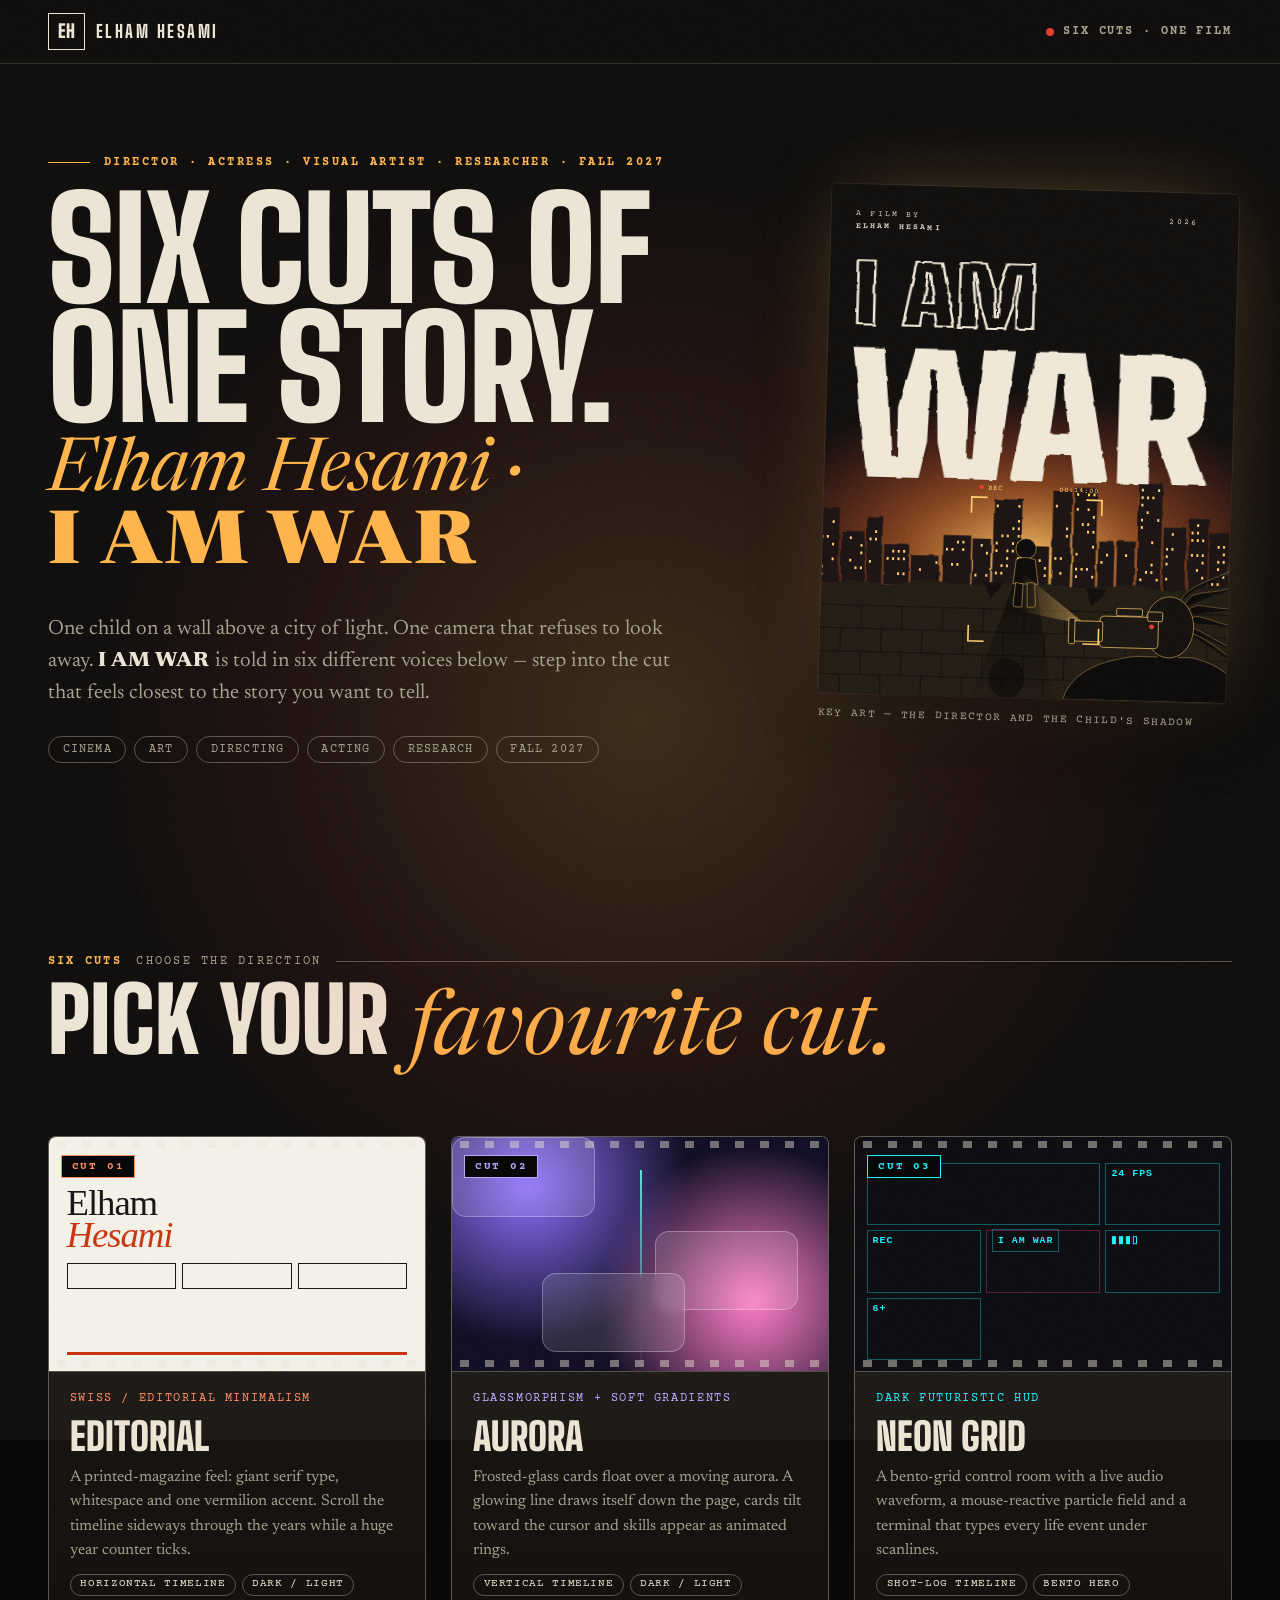
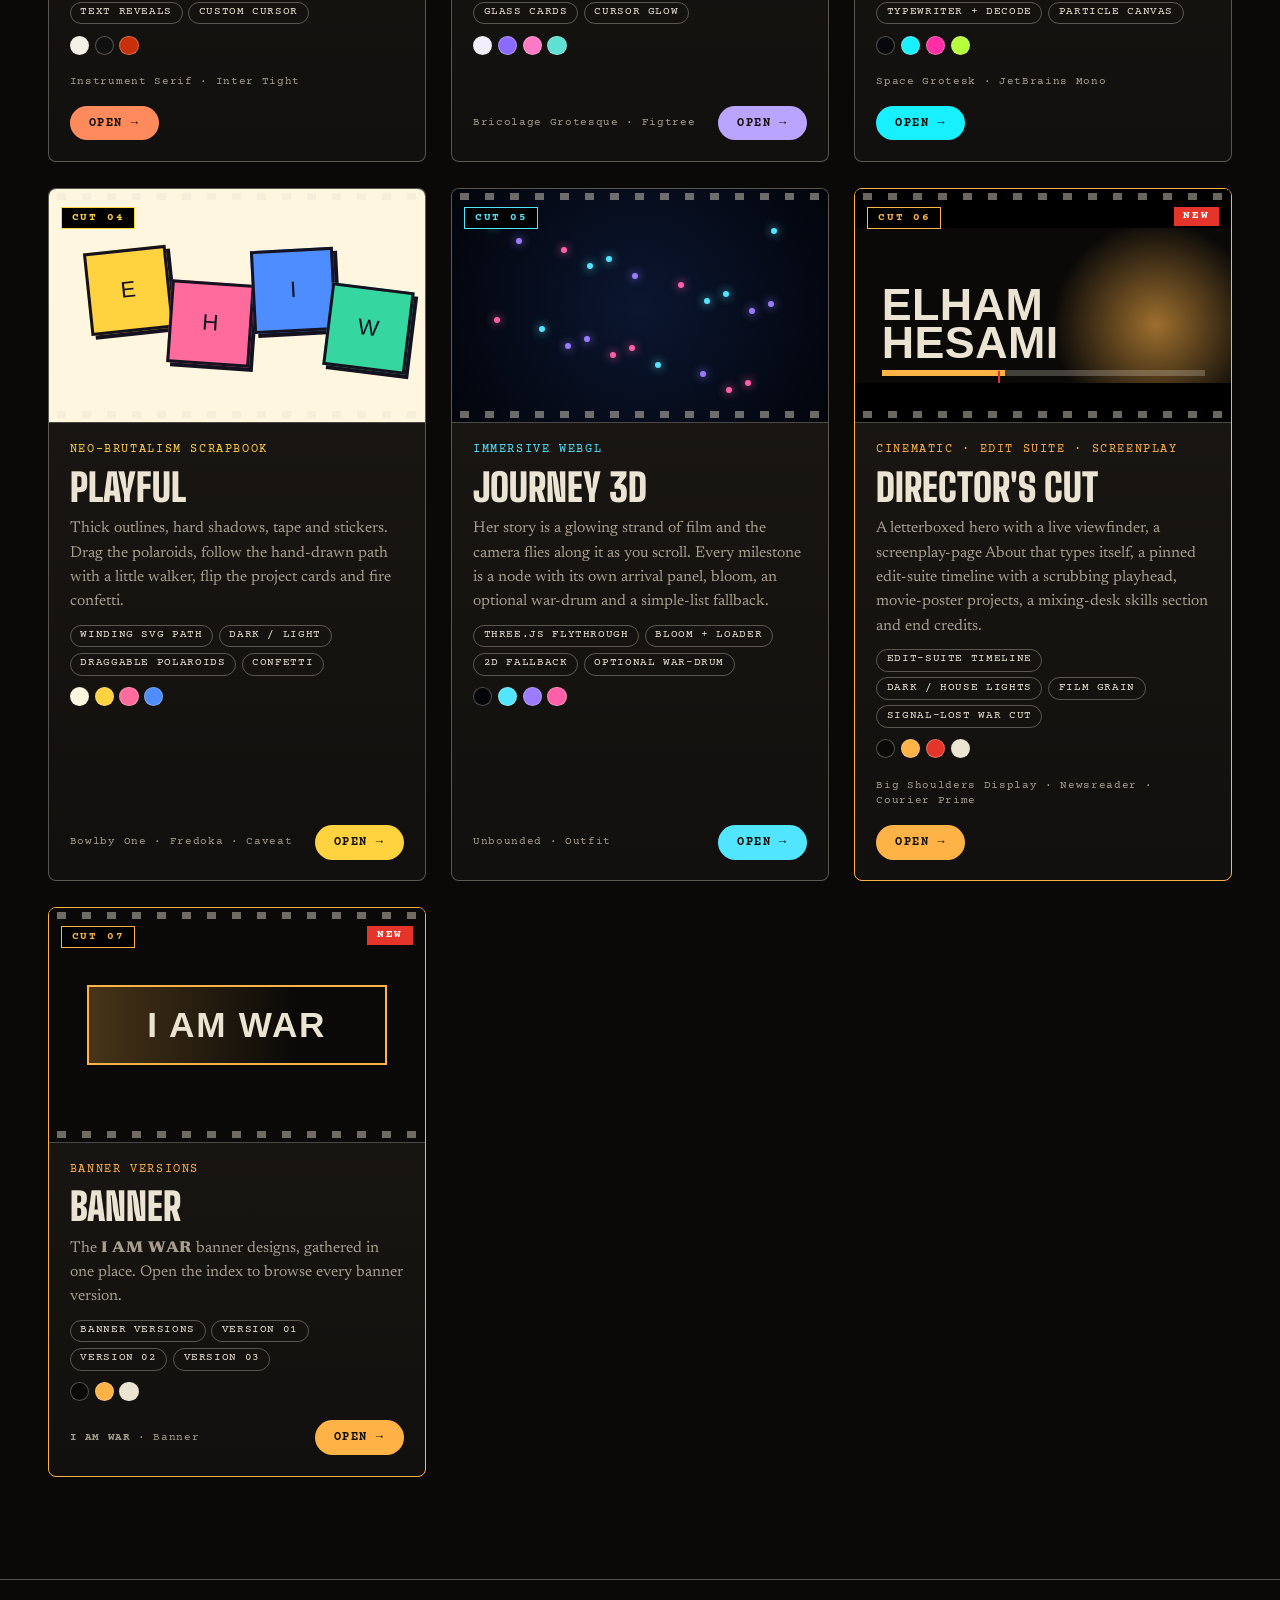
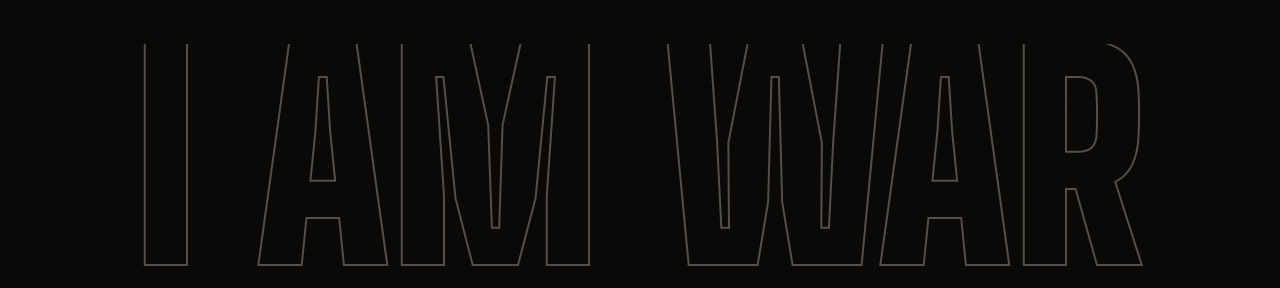
<file: index.html>
<!doctype html>
<html lang="en">
<head>
  <meta name="robots" content="noindex, nofollow, noarchive">
  <meta charset="utf-8">
  <meta name="viewport" content="width=device-width, initial-scale=1">
  <title>Portfolio cuts — Elham Hesami · I Am War</title>
  <meta name="description" content="Six cinematic portfolio templates plus banner versions for Elham Hesami — director, actress, visual artist and researcher — built around the film I Am War.">
  <meta name="theme-color" content="#0a0908">

  <link rel="preconnect" href="https://fonts.googleapis.com">
  <link rel="preconnect" href="https://fonts.gstatic.com" crossorigin>
  <link href="https://fonts.googleapis.com/css2?family=Big+Shoulders+Display:wght@300..900&family=Courier+Prime:wght@400;700&family=Newsreader:ital,opsz,wght@0,6..72,300..700;1,6..72,300..700&display=swap" rel="stylesheet">
  <link rel="stylesheet" href="shared/iamwar.css">

  <style>
    :root {
      --bg: #0a0908; --bg-2: #12100e; --bg-3: #1b1814;
      --ink: #ece4d3; --ink-2: #a79e8c;
      --line: rgba(236, 228, 211, 0.16); --line-2: rgba(236, 228, 211, 0.32);
      --accent: #ffb347; --red: #e5352b;
      --display: "Big Shoulders Display", Impact, "Arial Narrow", sans-serif;
      --body: "Newsreader", Georgia, serif;
      --mono: "Courier Prime", "Courier New", monospace;
      --gutter: clamp(1rem, 4vw, 3rem);
      --ease: cubic-bezier(0.16, 1, 0.3, 1);
    }
    *, *::before, *::after { box-sizing: border-box; }
    html { -webkit-text-size-adjust: 100%; }
    body { margin: 0; background: var(--bg); color: var(--ink); font: 400 clamp(1rem, 0.3vw + 0.93rem, 1.14rem) / 1.65 var(--body); overflow-x: clip; }
    h1, h2, p, ul { margin: 0; } ul { padding: 0; list-style: none; } a { color: inherit; text-decoration: none; }
    :focus-visible { outline: 2px solid var(--accent); outline-offset: 3px; }
    .sr-only { position: absolute; width: 1px; height: 1px; overflow: hidden; clip: rect(0 0 0 0); white-space: nowrap; }
    ::selection { background: var(--accent); color: #14100a; }

    /* film grain + progress bar */
    .grain { position: fixed; inset: -60%; z-index: 90; pointer-events: none; opacity: 0.07; background-image: url("data:image/svg+xml,%3Csvg xmlns='http://www.w3.org/2000/svg' width='240' height='240'%3E%3Cfilter id='n'%3E%3CfeTurbulence type='fractalNoise' baseFrequency='.85' numOctaves='2' stitchTiles='stitch'/%3E%3CfeColorMatrix values='0 0 0 0 1 0 0 0 0 1 0 0 0 0 1 0 0 0 .9 0'/%3E%3C/filter%3E%3Crect width='100%25' height='100%25' filter='url(%23n)'/%3E%3C/svg%3E"); animation: grain 0.9s steps(6) infinite; }
    @keyframes grain { 0% { transform: translate(0, 0); } 20% { transform: translate(-6%, 4%); } 40% { transform: translate(5%, -7%); } 60% { transform: translate(-4%, -3%); } 80% { transform: translate(7%, 5%); } 100% { transform: translate(0, 0); } }

    .bar { position: fixed; z-index: 80; top: 0; left: 0; right: 0; height: 64px; display: flex; align-items: center; justify-content: space-between; gap: 1rem; padding: 0 var(--gutter); background: color-mix(in srgb, var(--bg) 80%, transparent); -webkit-backdrop-filter: blur(12px); backdrop-filter: blur(12px); border-bottom: 1px solid var(--line); }
    .brand { display: inline-flex; align-items: center; gap: 0.7rem; }
    .brand__mark { display: grid; place-items: center; width: 2.3rem; height: 2.3rem; border: 1.5px solid currentColor; font: 900 1.15rem/1 var(--display); }
    .brand__name { font: 800 1.1rem/1 var(--display); letter-spacing: 0.14em; text-transform: uppercase; white-space: nowrap; }
    .bar__rec { display: inline-flex; align-items: center; gap: 0.55rem; font: 700 0.74rem/1 var(--mono); letter-spacing: 0.16em; text-transform: uppercase; color: var(--ink-2); }
    .bar__rec i { width: 8px; height: 8px; border-radius: 50%; background: var(--red); animation: blink 1.3s steps(2, jump-none) infinite; }
    @keyframes blink { 50% { opacity: 0.15; } }

    /* hero */
    .hero { position: relative; padding: calc(64px + clamp(2.5rem, 7vw, 6rem)) var(--gutter) clamp(3rem, 7vw, 6rem); overflow-x: clip; isolation: isolate; }
    .hero::before { content: ""; position: absolute; z-index: -1; left: 50%; top: 20%; width: min(1100px, 130vw); aspect-ratio: 1; transform: translateX(-50%); background: radial-gradient(circle, rgba(255, 179, 71, 0.18), rgba(229, 53, 43, 0.08) 45%, transparent 70%); }
    .hero__in { max-width: 1280px; margin-inline: auto; display: grid; grid-template-columns: minmax(0, 7fr) minmax(0, 4fr); gap: clamp(2rem, 5vw, 5rem); align-items: center; }
    .kicker { display: flex; align-items: center; gap: 0.9rem; margin-bottom: 1.2rem; font: 700 0.78rem/1.4 var(--mono); letter-spacing: 0.2em; text-transform: uppercase; color: var(--accent); }
    .kicker::before { content: ""; width: 2.6rem; height: 1px; background: var(--accent); flex: none; }
    h1 { font: 900 clamp(3.4rem, 11vw, 9.6rem)/0.84 var(--display); text-transform: uppercase; letter-spacing: -0.008em; }
    h1 em { display: block; font: 400 0.52em/1 var(--body); font-style: italic; text-transform: none; color: var(--accent); letter-spacing: -0.01em; margin-top: 0.12em; }
    .lede { margin-top: clamp(1.2rem, 3vw, 2rem); max-width: 40rem; color: var(--ink-2); font-size: clamp(1.05rem, 1.1vw + 0.55rem, 1.3rem); line-height: 1.55; }
    .lede b { color: var(--ink); }
    .meta { display: flex; flex-wrap: wrap; gap: 0.5rem; margin-top: 1.6rem; }
    .meta span { padding: 0.4rem 0.85rem; border: 1px solid var(--line-2); border-radius: 999px; font: 400 0.74rem/1 var(--mono); letter-spacing: 0.1em; text-transform: uppercase; color: var(--ink-2); }
    .poster { --px: 0; --py: 0; margin: 0; max-width: 460px; justify-self: center; width: 100%; min-width: 0; transform: rotate(1.6deg); transition: transform 0.6s var(--ease); }
    .poster:hover { transform: rotate(0deg) scale(1.02); }
    .poster .iaw-art { box-shadow: 0 40px 80px -30px rgba(0, 0, 0, 0.9), 0 0 0 1px rgba(255, 255, 255, 0.07), 0 0 90px -30px rgba(255, 179, 71, 0.5); border-radius: 4px; }
    .poster figcaption { margin-top: 0.8rem; font: 400 0.7rem/1.4 var(--mono); letter-spacing: 0.12em; text-transform: uppercase; color: var(--ink-2); }

    /* cuts */
    .cuts { padding: clamp(4rem, 8vw, 7rem) var(--gutter); }
    .cuts__in { max-width: 1280px; margin-inline: auto; }
    .sh { display: grid; gap: 0.8rem; margin-bottom: clamp(2rem, 5vw, 3.6rem); }
    .sh__label { display: flex; align-items: center; gap: 0.9rem; font: 400 0.78rem/1 var(--mono); letter-spacing: 0.18em; text-transform: uppercase; color: var(--ink-2); }
    .sh__label b { color: var(--accent); } .sh__label::after { content: ""; flex: 1; height: 1px; background: var(--line-2); }
    h2 { font: 900 clamp(2.6rem, 7vw, 6rem)/0.9 var(--display); text-transform: uppercase; }
    h2 em { font: 400 1em/1 var(--body); font-style: italic; text-transform: none; color: var(--accent); }
    .grid { display: grid; grid-template-columns: repeat(3, minmax(0, 1fr)); gap: clamp(1rem, 2vw, 1.6rem); }
    .card { position: relative; display: flex; flex-direction: column; background: linear-gradient(180deg, var(--bg-3), var(--bg-2)); border: 1px solid var(--line-2); border-radius: 8px; overflow: hidden; min-width: 0; transition: transform 0.5s var(--ease), border-color 0.3s, box-shadow 0.5s; }
    .card:hover, .card:focus-within { transform: translateY(-6px); border-color: var(--c); box-shadow: 0 30px 60px -30px var(--c); }
    .card--new { border-color: var(--accent); }
    .card__pv { position: relative; aspect-ratio: 16 / 10; overflow: hidden; border-bottom: 1px solid var(--line-2); background: #000; }
    .card__pv::before, .card__pv::after { content: ""; position: absolute; left: 0; right: 0; height: 7px; z-index: 3; background: repeating-linear-gradient(90deg, transparent 0 8px, rgba(236, 228, 211, 0.45) 8px 17px, transparent 17px 25px); }
    .card__pv::before { top: 4px; } .card__pv::after { bottom: 4px; }
    .card__num { position: absolute; z-index: 4; left: 12px; top: 18px; padding: 0.15rem 0.6rem; background: #000; color: var(--c); border: 1px solid var(--c); font: 700 0.7rem/1.4 var(--mono); letter-spacing: 0.16em; text-transform: uppercase; }
    .card__new { position: absolute; z-index: 4; right: 12px; top: 18px; padding: 0.15rem 0.6rem; background: var(--red); color: #fff; font: 700 0.66rem/1.4 var(--mono); letter-spacing: 0.16em; text-transform: uppercase; }
    .card__body { padding: 1.2rem 1.3rem 1.3rem; display: flex; flex-direction: column; gap: 0.7rem; flex: 1; }
    .card__tag { font: 400 0.72rem/1.4 var(--mono); letter-spacing: 0.14em; text-transform: uppercase; color: var(--c); }
    .card h3 { margin: 0; font: 900 clamp(2rem, 3vw, 2.7rem)/0.92 var(--display); text-transform: uppercase; }
    .card__desc { color: var(--ink-2); font-size: 0.98rem; line-height: 1.55; }
    .chips { display: flex; flex-wrap: wrap; gap: 0.35rem; }
    .chips li { padding: 0.15rem 0.6rem; border: 1px solid var(--line-2); border-radius: 999px; font: 400 0.66rem/1.5 var(--mono); letter-spacing: 0.06em; text-transform: uppercase; }
    .sw { display: flex; gap: 0.35rem; }
    .sw i { display: block; width: 1.2rem; height: 1.2rem; border-radius: 50%; border: 1px solid var(--line-2); }
    .card__foot { margin-top: auto; padding-top: 0.5rem; display: flex; align-items: center; justify-content: space-between; gap: 1rem; flex-wrap: wrap; }
    .fonts { font: 400 0.7rem/1.4 var(--mono); letter-spacing: 0.06em; color: var(--ink-2); }
    .open { position: relative; z-index: 2; display: inline-flex; align-items: center; gap: 0.5rem; padding: 0.7rem 1.2rem; border-radius: 999px; background: var(--c); color: #14100a; font: 700 0.76rem/1 var(--mono); letter-spacing: 0.12em; text-transform: uppercase; transition: transform 0.3s var(--ease); }
    .open:hover { transform: translateX(3px); }
    .cover { position: absolute; inset: 0; z-index: 1; }

    /* mini previews */
    .pv { position: absolute; inset: 0; overflow: hidden; }
    .pv--1 { background: #f3f0e8; color: #101010; padding: 3.1rem 1.1rem 1rem; }
    .pv--1 .t { font: 400 clamp(1.5rem, 3.4vw, 2.3rem)/0.88 "Times New Roman", serif; letter-spacing: -0.03em; } .pv--1 .t i { color: #c8300a; }
    .pv--1 .row { display: flex; gap: 6px; margin-top: 0.7rem; } .pv--1 .row span { flex: 1; height: 26px; border: 1px solid #101010; } .pv--1 .bar2 { position: absolute; left: 1.1rem; right: 1.1rem; bottom: 1rem; height: 3px; background: #c8300a; }
    .pv--2 { background: radial-gradient(circle at 20% 20%, #8b6bff, transparent 45%), radial-gradient(circle at 80% 70%, #ff7ac6, transparent 45%), #0b0920; }
    .pv--2 .g { position: absolute; width: 38%; height: 34%; border-radius: 14px; background: rgba(255, 255, 255, 0.12); border: 1px solid rgba(255, 255, 255, 0.28); -webkit-backdrop-filter: blur(6px); backdrop-filter: blur(6px); }
    .pv--2 .g:nth-child(1) { left: 8%; top: 22%; } .pv--2 .g:nth-child(2) { right: 8%; top: 40%; } .pv--2 .g:nth-child(3) { left: 24%; bottom: 8%; }
    .pv--2 .line { position: absolute; left: 50%; top: 14%; bottom: 0; width: 2px; background: linear-gradient(#5ee0d2, transparent); }
    .pv--3 { background: #06080c; display: grid; grid-template-columns: repeat(3, 1fr); grid-auto-rows: 1fr; gap: 5px; padding: 1.6rem 0.7rem 0.7rem; }
    .pv--3 b { border: 1px solid #19f0ff55; color: #19f0ff; font: 700 0.62rem/1 "Courier New", monospace; padding: 5px; letter-spacing: 0.1em; } .pv--3 b:nth-child(1) { grid-column: span 2; } .pv--3 b:nth-child(4) { color: #ff2ea6; border-color: #ff2ea655; }
    .pv--4 { background: #fff6e0; } .pv--4 i { position: absolute; width: 22%; aspect-ratio: 1; border: 3px solid #14121f; box-shadow: 4px 4px 0 #14121f; font: 400 1.4rem/1 "Arial Black", sans-serif; display: grid; place-items: center; font-style: normal; color: #14121f; }
    .pv--4 i:nth-child(1) { left: 10%; top: 26%; background: #ffd23f; transform: rotate(-6deg); } .pv--4 i:nth-child(2) { left: 32%; top: 40%; background: #ff6b9d; transform: rotate(4deg); } .pv--4 i:nth-child(3) { left: 54%; top: 26%; background: #4d8dff; transform: rotate(-3deg); } .pv--4 i:nth-child(4) { left: 74%; top: 42%; background: #35d6a0; transform: rotate(7deg); }
    .pv--5 { background: radial-gradient(circle at 50% 50%, #0b1630, #02040a); } .pv--5 i { position: absolute; left: calc(var(--x) * 1%); top: calc(var(--y) * 1%); width: 6px; height: 6px; border-radius: 50%; background: var(--c); box-shadow: 0 0 10px var(--c); }
    .pv--6 { background: #0a0908; color: #ece4d3; } .pv--6::before, .pv--6::after { content: ""; position: absolute; left: 0; right: 0; height: 17%; background: #000; z-index: 2; } .pv--6::before { top: 0; } .pv--6::after { bottom: 0; }
    .pv--6 .n { position: absolute; left: 7%; bottom: 26%; font: 900 clamp(1.6rem, 4.4vw, 2.8rem)/0.85 "Impact", "Arial Narrow", sans-serif; text-transform: uppercase; letter-spacing: 0.01em; }
    .pv--6 .glow { position: absolute; right: -10%; top: 10%; width: 60%; aspect-ratio: 1; border-radius: 50%; background: radial-gradient(circle, rgba(255, 179, 71, 0.6), transparent 65%); }
    .pv--7 { background: #0a0908; display: grid; place-items: center; } .pv--7 .bn { width: 80%; height: 34%; border: 2px solid #ffb347; display: grid; place-items: center; font: 900 clamp(1.4rem, 3.6vw, 2.2rem)/1 "Impact", "Arial Narrow", sans-serif; letter-spacing: 0.08em; color: #ece4d3; background: linear-gradient(90deg, rgba(255,179,71,.25), transparent 70%); }
    .pv--6 .tr { position: absolute; left: 7%; right: 7%; bottom: 20%; height: 6px; background: linear-gradient(90deg, #ffb347 38%, rgba(236, 228, 211, 0.25) 38%); z-index: 3; } .pv--6 .ph { position: absolute; left: 38%; bottom: 17%; width: 2px; height: 12px; background: #e5352b; z-index: 3; }

    .foot { padding: clamp(2rem, 5vw, 4rem) var(--gutter) 1.2rem; border-top: 1px solid var(--line-2); text-align: left; }
    .foot__in { max-width: 1280px; margin-inline: auto; display: grid; gap: 1.2rem; }
    .foot__word { font: 900 clamp(4rem, 22vw, 20rem)/0.8 var(--display); text-transform: uppercase; color: transparent; -webkit-text-stroke: 2px var(--line-2); text-align: center; white-space: nowrap; overflow: hidden; user-select: none; }
    
    @media (max-width: 1100px) { .grid { grid-template-columns: repeat(2, minmax(0, 1fr)); } }
    @media (max-width: 860px) { .hero__in { grid-template-columns: minmax(0, 1fr); } .poster { max-width: 400px; transform: none; } }
    @media (max-width: 680px) { .grid { grid-template-columns: minmax(0, 1fr); } .bar__rec { display: none; } }
    @media (max-width: 380px) { .brand__name { display: none; } }
    @media (prefers-reduced-motion: reduce) { .grain { display: none; } .bar__rec i, .iaw-win, .iaw-rec, .iaw-ray { animation: none; } .poster, .card { transition: none; } }
  </style>
</head>
<body>
  <div class="grain" aria-hidden="true"></div>

  <header class="bar">
    <a class="brand" href="#top" aria-label="Elham Hesami — portfolio cuts"><span class="brand__mark" aria-hidden="true">EH</span><span class="brand__name" id="brandName"></span></a>
    <span class="bar__rec"><i aria-hidden="true"></i><span id="barText"></span></span>
  </header>

  <main id="top">
    <section class="hero" aria-labelledby="title">
      <div class="hero__in">
        <div>
          <p class="kicker" id="kicker"></p>
          <h1 id="title"></h1>
          <p class="lede" id="lede"></p>
          <div class="meta" id="meta"></div>
        </div>
        <figure class="poster" id="poster"></figure>
      </div>
    </section>

    <section class="cuts" aria-labelledby="cutsTitle">
      <div class="cuts__in">
        <header class="sh">
          <p class="sh__label"><b>SIX CUTS</b> Choose the direction</p>
          <h2 id="cutsTitle">Pick your <em>favourite cut.</em></h2>
        </header>
        <ul class="grid" id="grid"></ul>
      </div>
    </section>
  </main>

  <footer class="foot">
    <div class="foot__in">
      <p class="foot__word" aria-hidden="true" data-no-iaw>I AM WAR</p>
    </div>
  </footer>

  <script src="shared/data.js"></script>
  <script src="shared/iamwar.js"></script>
  <script>
    /* The launcher reads everything from shared/data.js, so it follows any edit to the content file. */
    const D = portfolio, P = D.person;
    const esc = (s) => String(s).replace(/[&<>"']/g, (c) => ({ '&': '&amp;', '<': '&lt;', '>': '&gt;', '"': '&quot;', "'": '&#39;' }[c]));

    const dots = Array.from({ length: 22 }, (_, i) => `<i style="--x:${10 + (i * 37) % 80};--y:${14 + (i * 53) % 72};--c:${['#52e5ff', '#ff5fa8', '#9b7bff'][i % 3]}"></i>`).join('');
    const cuts = [
      { n: '01', folder: 'ex1', name: 'Editorial', tag: 'Swiss / editorial minimalism', c: '#ff8a5c',
        desc: 'A printed-magazine feel: giant serif type, whitespace and one vermilion accent. Scroll the timeline sideways through the years while a huge year counter ticks.',
        chips: ['Horizontal timeline', 'Dark / light', 'Text reveals', 'Custom cursor'], sw: ['#f3f0e8', '#101010', '#c8300a'], fonts: 'Instrument Serif · Inter Tight',
        pv: '<div class="pv pv--1"><div class="t">Elham<br><i>Hesami</i></div><div class="row"><span></span><span></span><span></span></div><div class="bar2"></div></div>' },
      { n: '02', folder: 'ex2', name: 'Aurora', tag: 'Glassmorphism + soft gradients', c: '#b9a4ff',
        desc: 'Frosted-glass cards float over a moving aurora. A glowing line draws itself down the page, cards tilt toward the cursor and skills appear as animated rings.',
        chips: ['Vertical timeline', 'Dark / light', 'Glass cards', 'Cursor glow'], sw: ['#f2eefc', '#8b6bff', '#ff7ac6', '#5ee0d2'], fonts: 'Bricolage Grotesque · Figtree',
        pv: '<div class="pv pv--2"><span class="line"></span><i class="g"></i><i class="g"></i><i class="g"></i></div>' },
      { n: '03', folder: 'ex3', name: 'Neon Grid', tag: 'Dark futuristic HUD', c: '#19f0ff',
        desc: 'A bento-grid control room with a live audio waveform, a mouse-reactive particle field and a terminal that types every life event under scanlines.',
        chips: ['Shot-log timeline', 'Bento hero', 'Typewriter + decode', 'Particle canvas'], sw: ['#06080c', '#19f0ff', '#ff2ea6', '#b6ff3c'], fonts: 'Space Grotesk · JetBrains Mono',
        pv: '<div class="pv pv--3"><b>ELHAM</b><b>24 FPS</b><b>REC</b><b>I AM WAR</b><b>▮▮▮▯</b><b>6+</b></div>' },
      { n: '04', folder: 'ex4', name: 'Playful', tag: 'Neo-brutalism scrapbook', c: '#ffd23f',
        desc: 'Thick outlines, hard shadows, tape and stickers. Drag the polaroids, follow the hand-drawn path with a little walker, flip the project cards and fire confetti.',
        chips: ['Winding SVG path', 'Dark / light', 'Draggable polaroids', 'Confetti'], sw: ['#fff6e0', '#ffd23f', '#ff6b9d', '#4d8dff'], fonts: 'Bowlby One · Fredoka · Caveat',
        pv: '<div class="pv pv--4"><i>E</i><i>H</i><i>I</i><i>W</i></div>' },
      { n: '05', folder: 'ex5', name: 'Journey 3D', tag: 'Immersive WebGL', c: '#52e5ff',
        desc: 'Her story is a glowing strand of film and the camera flies along it as you scroll. Every milestone is a node with its own arrival panel, bloom, an optional war-drum and a simple-list fallback.',
        chips: ['Three.js flythrough', 'Bloom + loader', '2D fallback', 'Optional war-drum'], sw: ['#02040a', '#52e5ff', '#9b7bff', '#ff5fa8'], fonts: 'Unbounded · Outfit',
        pv: '<div class="pv pv--5">' + dots + '</div>' },
      { n: '06', folder: 'ex6', name: "Director's Cut", tag: 'Cinematic · edit suite · screenplay', c: '#ffb347', isNew: true,
        desc: 'A letterboxed hero with a live viewfinder, a screenplay-page About that types itself, a pinned edit-suite timeline with a scrubbing playhead, movie-poster projects, a mixing-desk skills section and end credits.',
        chips: ['Edit-suite timeline', 'Dark / house lights', 'Film grain', 'Signal-lost war cut'], sw: ['#0a0908', '#ffb347', '#e5352b', '#ece4d3'], fonts: 'Big Shoulders Display · Newsreader · Courier Prime',
        pv: '<div class="pv pv--6"><span class="glow"></span><span class="n">Elham<br>Hesami</span><span class="tr"></span><span class="ph"></span></div>' },
      { n: '07', folder: 'Banner', name: 'Banner', tag: 'Banner versions', c: '#ffb347', isNew: true,
        desc: 'The I Am War banner designs, gathered in one place. Open the index to browse every banner version.',
        chips: ['Banner versions', 'Version 01', 'Version 02', 'Version 03'], sw: ['#0a0908', '#ffb347', '#ece4d3'], fonts: 'I Am War · Banner',
        pv: '<div class="pv pv--7"><div class="bn">I AM WAR</div></div>' }
    ];

    document.title = `Portfolio cuts — ${P.name} · I Am War`;
    document.getElementById('brandName').textContent = P.name;
    document.getElementById('barText').textContent = 'Six cuts · one film';
    document.getElementById('kicker').textContent = `${P.title} · Fall 2027`;
    document.getElementById('title').innerHTML = `Six cuts of one story.<em>${esc(P.name)} · I Am War</em>`;
    document.getElementById('lede').innerHTML = `One child on a wall above a city of light. One camera that refuses to look away. <b>I Am War</b> is told in six different voices below — step into the cut that feels closest to the story you want to tell.`;
    document.getElementById('meta').innerHTML = ['Cinema', 'Art', 'Directing', 'Acting', 'Research', 'Fall 2027'].map((t) => `<span>${esc(t)}</span>`).join('');

    const poster = document.getElementById('poster');
    poster.innerHTML = IAW.art(D.iamwar.caption) + `<figcaption>${esc(D.iamwar.caption)}</figcaption>`;
    if (matchMedia('(hover: hover) and (pointer: fine)').matches && !matchMedia('(prefers-reduced-motion: reduce)').matches) {
      poster.addEventListener('pointermove', (e) => { const r = poster.getBoundingClientRect(); poster.style.setProperty('--px', ((e.clientX - r.left) / r.width - 0.5).toFixed(3)); poster.style.setProperty('--py', ((e.clientY - r.top) / r.height - 0.5).toFixed(3)); });
      poster.addEventListener('pointerleave', () => { poster.style.setProperty('--px', 0); poster.style.setProperty('--py', 0); });
    }

    document.getElementById('grid').innerHTML = cuts.map((t) => `
      <li class="card${t.isNew ? ' card--new' : ''}" style="--c:${t.c}">
        <div class="card__pv"><span class="card__num">Cut ${t.n}</span>${t.isNew ? '<span class="card__new">New</span>' : ''}${t.pv}</div>
        <div class="card__body">
          <p class="card__tag">${esc(t.tag)}</p>
          <h3>${esc(t.name)}</h3>
          <p class="card__desc">${esc(t.desc)}</p>
          <ul class="chips">${t.chips.map((c) => `<li>${esc(c)}</li>`).join('')}</ul>
          <ul class="sw" aria-label="Colour palette">${t.sw.map((c) => `<li><i style="background:${c}" title="${c}"></i></li>`).join('')}</ul>
          <div class="card__foot"><span class="fonts">${esc(t.fonts)}</span><a class="open" href="${t.folder}/index.html">Open<span class="sr-only"> ${esc(t.name)}</span> →</a></div>
        </div>
        <a class="cover" href="${t.folder}/index.html" tabindex="-1" aria-hidden="true"></a>
      </li>`).join('');
  </script>
</body>
</html>
</file>
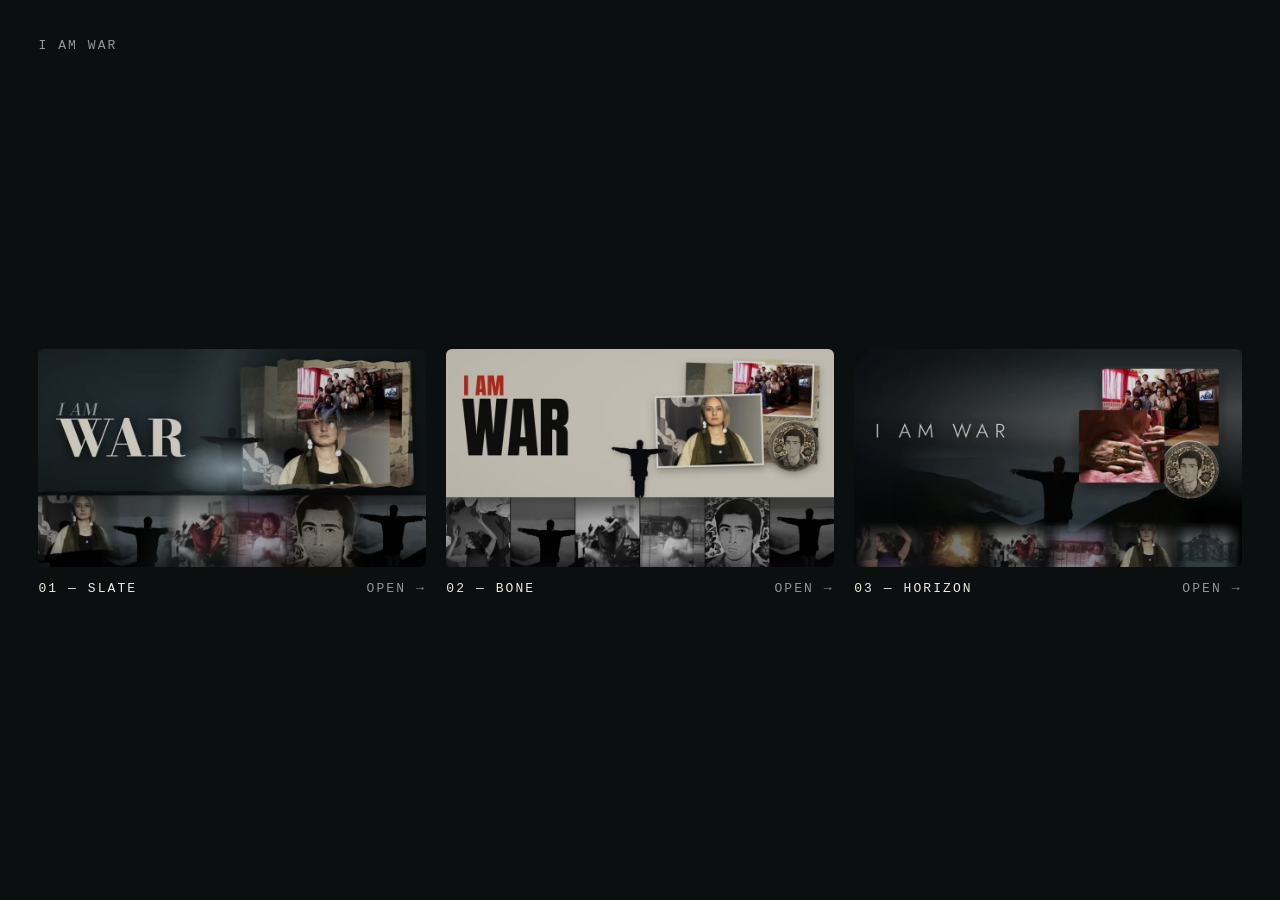
<file: Banner/index.html>
<!doctype html>
<html lang="en">
<head>
  <meta name="robots" content="noindex, nofollow, noarchive">
  <meta charset="utf-8">
  <meta name="viewport" content="width=device-width, initial-scale=1">
  <title>I AM WAR — Banner versions</title>
  <style>
    :root { --ink: #0b0f10; --text: #eee9dd; --mute: #8f9896; }
    * { box-sizing: border-box; }
    html, body { margin: 0; min-height: 100%; }
    body {
      background: var(--ink); color: var(--text);
      font: 400 13px/1.2 ui-monospace, Consolas, "Courier New", monospace; letter-spacing: .16em; text-transform: uppercase;
      display: flex; flex-direction: column; min-height: 100svh; padding: clamp(18px, 3vw, 44px); gap: clamp(18px, 2.4vw, 32px);
    }
    h1 { margin: 0; font: inherit; color: var(--mute); }
    .grid { flex: 1; display: grid; grid-template-columns: repeat(3, 1fr); gap: clamp(12px, 1.6vw, 24px); align-content: center; }
    a { color: inherit; text-decoration: none; display: block; }
    figure { margin: 0; aspect-ratio: 16 / 9; overflow: hidden; background: #151a1c; border-radius: 6px; }
    img { display: block; width: 100%; height: 100%; object-fit: cover; transition: transform .8s cubic-bezier(.2, .7, .2, 1), filter .5s; filter: brightness(.85); }
    a:hover img, a:focus-visible img { transform: scale(1.04); filter: brightness(1); }
    a:focus-visible { outline: 2px solid var(--text); outline-offset: 4px; border-radius: 6px; }
    .label { display: flex; justify-content: space-between; margin-top: 14px; }
    .label span:last-child { color: var(--mute); transition: color .3s, transform .3s; }
    a:hover .label span:last-child { color: var(--text); transform: translateX(4px); }
    @media (max-width: 800px) { .grid { grid-template-columns: 1fr; } }
  </style>
</head>
<body>
  <h1>I AM WAR</h1>
  <main class="grid">
    <a href="version-01/index.html">
      <figure><img src="images/web/preview-01.webp" alt="Version 01 — dark slate with torn-paper collage" width="900" height="506"></figure>
      <div class="label"><span>01 — Slate</span><span>Open →</span></div>
    </a>
    <a href="version-02/index.html">
      <figure><img src="images/web/preview-02.webp" alt="Version 02 — light bone paper with pinned prints" width="900" height="506"></figure>
      <div class="label"><span>02 — Bone</span><span>Open →</span></div>
    </a>
    <a href="version-03/index.html">
      <figure><img src="images/web/preview-03.webp" alt="Version 03 — horizon photograph with framed pieces" width="900" height="506"></figure>
      <div class="label"><span>03 — Horizon</span><span>Open →</span></div>
    </a>
  </main>
</body>
</html>
</file>
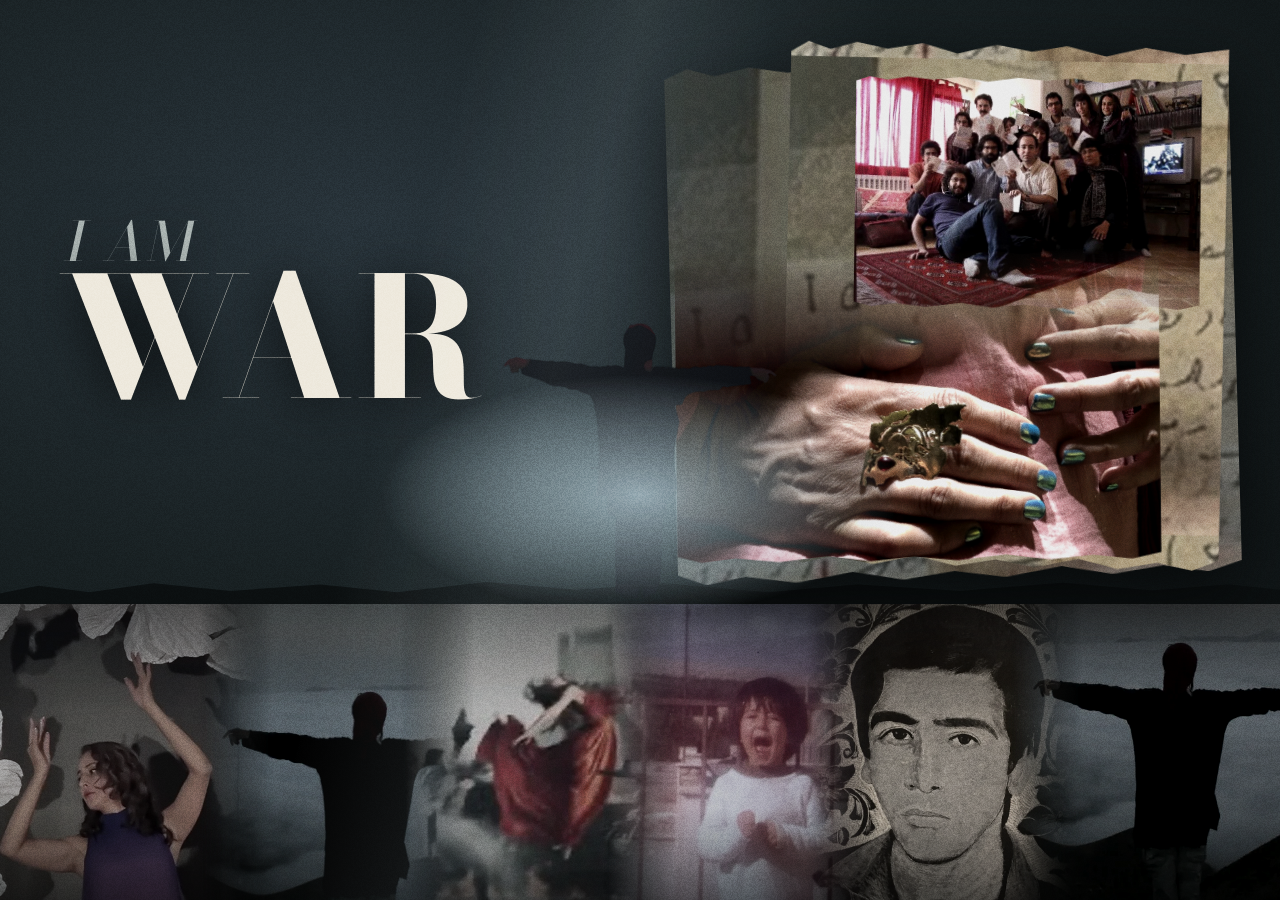
<file: Banner/version-01/index.html>
<!doctype html>
<html lang="en">
<head>
  <meta name="robots" content="noindex, nofollow, noarchive">
  <meta charset="utf-8">
  <meta name="viewport" content="width=device-width, initial-scale=1">
  <title>I AM WAR — 01 Slate</title>
  <meta name="description" content="I AM WAR — a documentary about the human consequences of political decisions.">
  <link rel="preconnect" href="https://fonts.googleapis.com">
  <link rel="preconnect" href="https://fonts.gstatic.com" crossorigin>
  <link href="https://fonts.googleapis.com/css2?family=Bodoni+Moda:ital,wght@0,700;0,800;1,500&display=swap" rel="stylesheet">
  <link rel="stylesheet" href="style.css">
</head>
<body>
  <main class="banner" id="banner">

    <h1 class="title"><span>I AM</span><span>WAR</span></h1>

    <!-- Torn-paper collage -->
    <div class="collage">
      <div class="sheet sheet--back"></div>
      <div class="sheet sheet--note"></div>

      <figure class="print print--friends">
        <img src="../images/web/friends.webp" width="604" height="402" alt="A group of friends in a living room, each holding a sheet of paper." fetchpriority="high">
      </figure>

      <!-- the hand slowly dissolves into other photographs -->
      <figure class="print print--hand" data-fade="9">
        <img class="on" src="../images/web/ring.webp" width="2400" height="3200" alt="A hand with iridescent nails wearing a gold ring in the shape of a map." style="object-position:50% 46%">
        <img src="../images/web/s-guernica-woman.webp" width="881" height="900" alt="A woman standing in front of Picasso's Guernica." loading="lazy" style="object-position:50% 22%">
        <img src="../images/web/child.webp" width="1800" height="2035" alt="A faded snapshot of a child crying on a balcony." loading="lazy" style="object-position:50% 48%">
      </figure>
    </div>

    <!-- the figure stands on the edge of the photo band, centred as in the original -->
    <div class="figure" role="img" aria-label="A silhouette standing with arms outstretched."></div>

    <!-- Photo band: every panel dissolves between its own photographs.
         Swap an image by changing its src. Panels 5 and 6 reuse photos
         as temporary stand-ins until more material arrives. -->
    <ul class="band">
      <li data-fade="7">
        <img class="on" src="../images/web/dancer-a.webp" alt="" style="object-position:50% 30%">
        <img src="../images/web/s-guernica-woman.webp" alt="" loading="lazy" style="object-position:50% 20%">
      </li>
      <li data-fade="8">
        <img class="on" src="../images/web/s-figure-tight.webp" alt="">
        <img src="../images/web/s-ring-close.webp" alt="" loading="lazy">
      </li>
      <li data-fade="9">
        <img class="on" src="../images/web/leap.webp" alt="" style="object-position:62% 50%">
        <img src="../images/web/s-guernica-art.webp" alt="" loading="lazy">
      </li>
      <li data-fade="7.5">
        <img class="on" src="../images/web/s-child-face.webp" alt="" style="object-position:50% 40%">
        <img src="../images/web/dancer-b.webp" alt="" loading="lazy" style="object-position:50% 30%">
      </li>
      <li data-fade="8.5"><!-- stand-in -->
        <img class="on" src="../images/web/s-plate-face.webp" alt="" style="object-position:50% 35%">
        <img src="../images/web/friends.webp" alt="" loading="lazy">
      </li>
      <li data-fade="9.5"><!-- stand-in -->
        <img class="on" src="../images/web/s-figure-wide.webp" alt="">
        <img src="../images/web/child.webp" alt="" loading="lazy" style="object-position:50% 42%">
      </li>
    </ul>

    <div class="grain" aria-hidden="true"></div>
  </main>
  <script src="script.js"></script>
</body>
</html>
</file>
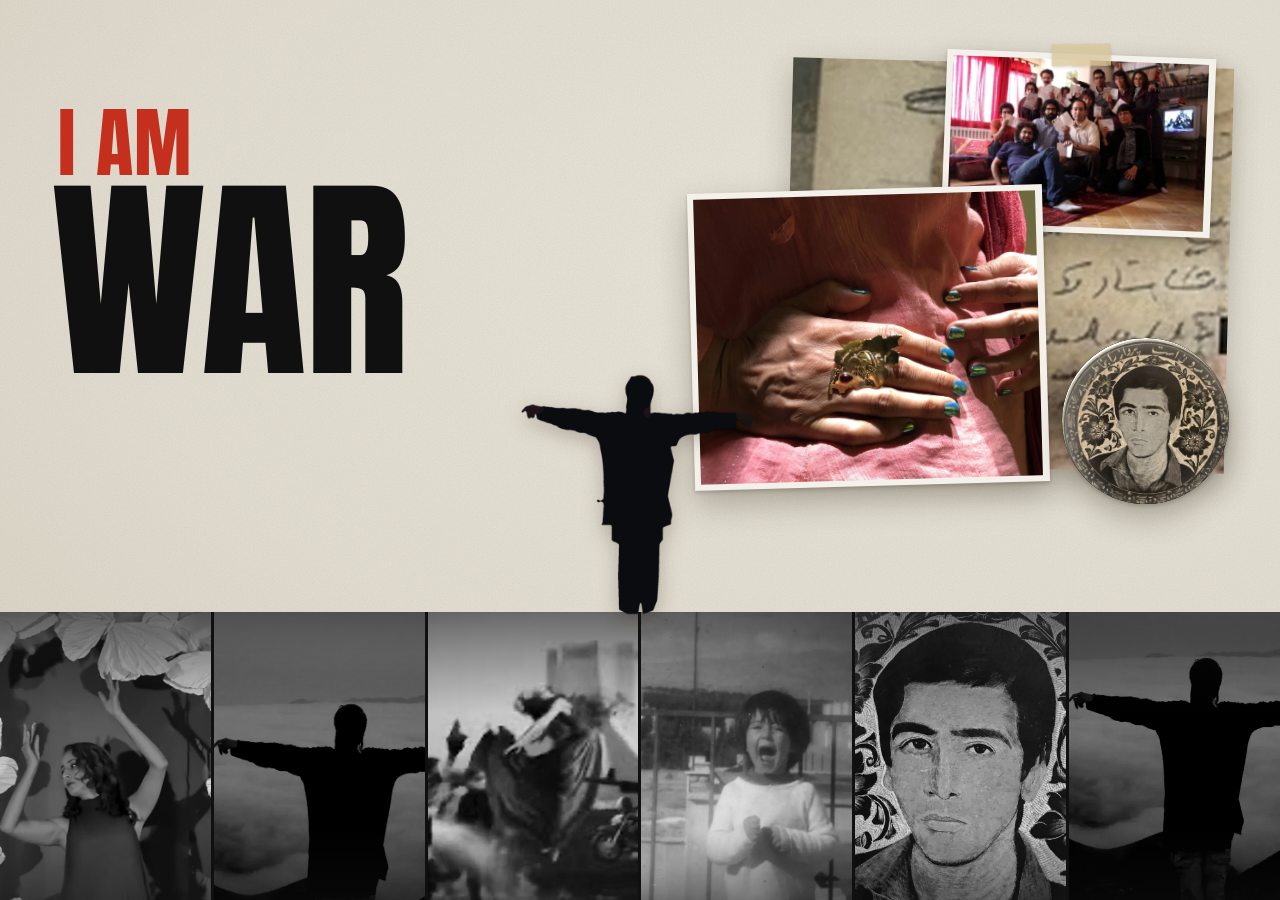
<file: Banner/version-02/index.html>
<!doctype html>
<html lang="en">
<head>
  <meta name="robots" content="noindex, nofollow, noarchive">
  <meta charset="utf-8">
  <meta name="viewport" content="width=device-width, initial-scale=1">
  <title>I AM WAR — 02 Bone</title>
  <meta name="description" content="I AM WAR — a documentary about the human consequences of political decisions.">
  <link rel="preconnect" href="https://fonts.googleapis.com">
  <link rel="preconnect" href="https://fonts.gstatic.com" crossorigin>
  <link href="https://fonts.googleapis.com/css2?family=Anton&display=swap" rel="stylesheet">
  <link rel="stylesheet" href="style.css">
</head>
<body>
  <main class="banner">

    <h1 class="title"><span class="title__small">I AM</span><span class="title__big">WAR</span></h1>

    <!-- Pinned prints -->
    <div class="board">
      <div class="paper"></div>

      <figure class="photo photo--friends">
        <i class="tape"></i>
        <img src="../images/web/friends.webp" width="604" height="402" alt="A group of friends in a living room, each holding a sheet of paper." fetchpriority="high">
      </figure>

      <!-- the hand slowly dissolves into other photographs -->
      <figure class="photo photo--hand" data-fade="9">
        <img class="on" src="../images/web/ring.webp" width="2400" height="3200" alt="A hand with iridescent nails wearing a gold ring in the shape of a map." style="object-position:50% 45%">
        <img src="../images/web/s-guernica-woman.webp" width="881" height="900" alt="A woman standing in front of Picasso's Guernica." loading="lazy" style="object-position:50% 22%">
        <img src="../images/web/child.webp" width="1800" height="2035" alt="A faded snapshot of a child crying on a balcony." loading="lazy" style="object-position:50% 48%">
      </figure>

      <figure class="photo photo--plate" data-fade="11">
        <img class="on" src="../images/web/plate.webp" width="1600" height="1548" alt="An engraved memorial plate with a young man's portrait and calligraphy.">
        <img src="../images/web/s-plate-face.webp" alt="" loading="lazy" style="object-position:50% 35%">
      </figure>
    </div>

    <!-- the figure stands on the edge of the dark band, centred as in the original -->
    <div class="figure" role="img" aria-label="A silhouette standing with arms outstretched."></div>

    <!-- Photo band: every panel dissolves between its own photographs.
         Swap an image by changing its src. Panels 5 and 6 reuse photos
         as temporary stand-ins until more material arrives. -->
    <ol class="band">
      <li data-fade="7">
        <img class="on" src="../images/web/dancer-a.webp" alt="" style="object-position:50% 30%">
        <img src="../images/web/s-guernica-woman.webp" alt="" loading="lazy" style="object-position:50% 20%">
      </li>
      <li data-fade="8">
        <img class="on" src="../images/web/s-figure-tight.webp" alt="">
        <img src="../images/web/s-ring-close.webp" alt="" loading="lazy">
      </li>
      <li data-fade="9">
        <img class="on" src="../images/web/leap.webp" alt="" style="object-position:62% 50%">
        <img src="../images/web/s-guernica-art.webp" alt="" loading="lazy">
      </li>
      <li data-fade="7.5">
        <img class="on" src="../images/web/s-child-face.webp" alt="" style="object-position:50% 40%">
        <img src="../images/web/dancer-b.webp" alt="" loading="lazy" style="object-position:50% 30%">
      </li>
      <li data-fade="8.5"><!-- stand-in -->
        <img class="on" src="../images/web/s-plate-face.webp" alt="" style="object-position:50% 35%">
        <img src="../images/web/friends.webp" alt="" loading="lazy">
      </li>
      <li data-fade="9.5"><!-- stand-in -->
        <img class="on" src="../images/web/s-figure-wide.webp" alt="">
        <img src="../images/web/child.webp" alt="" loading="lazy" style="object-position:50% 42%">
      </li>
    </ol>
  </main>
  <script src="script.js"></script>
</body>
</html>
</file>
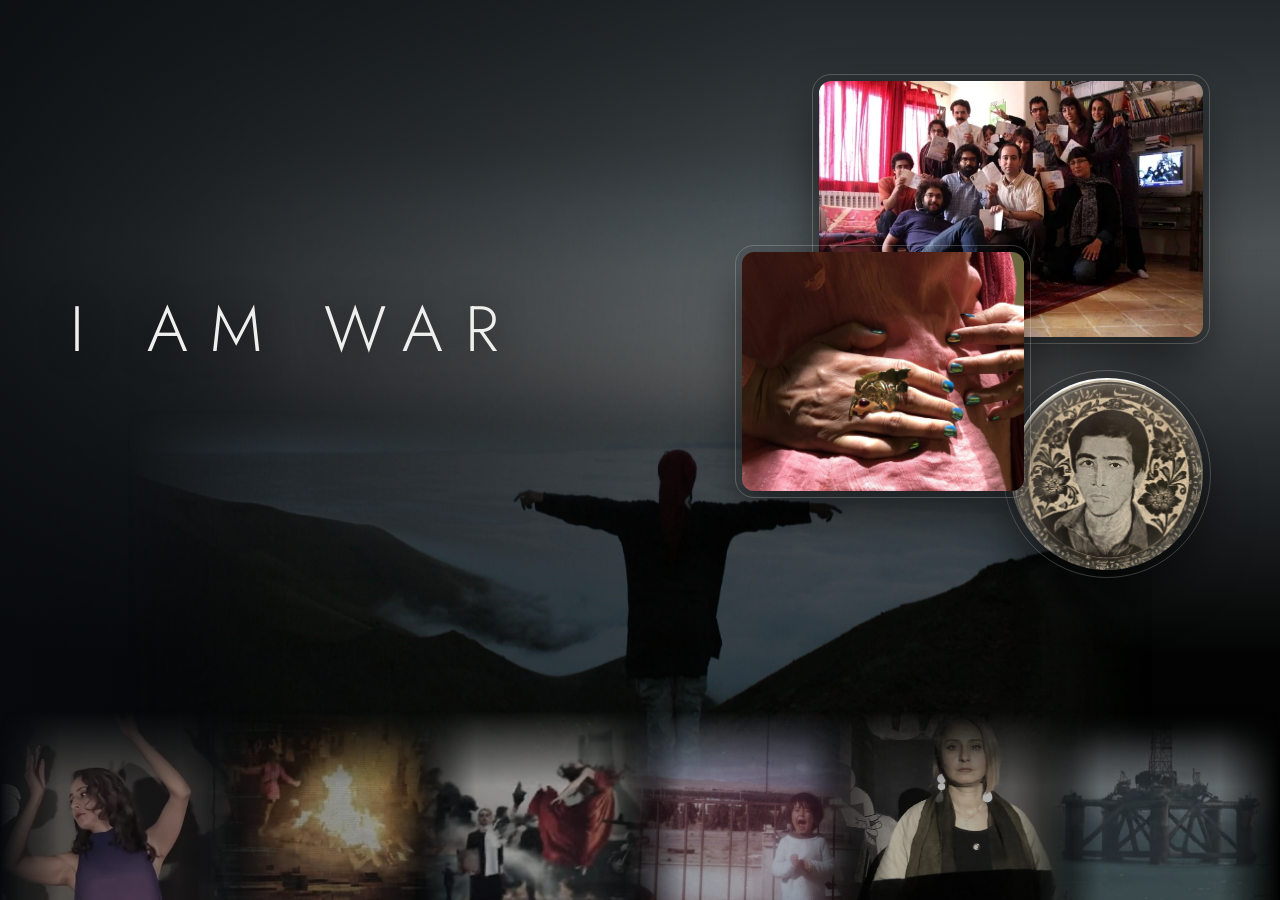
<file: Banner/version-03/index.html>
<!doctype html>
<html lang="en">
<head>
  <meta name="robots" content="noindex, nofollow, noarchive">
  <meta charset="utf-8">
  <meta name="viewport" content="width=device-width, initial-scale=1">
  <title>I AM WAR — 03 Horizon</title>
  <meta name="description" content="I AM WAR — a documentary about the human consequences of political decisions. Version 03: Horizon.">
  <link rel="preconnect" href="https://fonts.googleapis.com">
  <link rel="preconnect" href="https://fonts.gstatic.com" crossorigin>
  <link href="https://fonts.googleapis.com/css2?family=Jost:wght@300;400&display=swap" rel="stylesheet">
  <link rel="stylesheet" href="style.css">
</head>
<body>
  <main class="banner" id="banner">

    <!-- Field: the horizon photograph, split into a back and a front layer -->
    <div class="field" aria-hidden="true">
      <img class="field__back" src="../images/web/figure.webp" width="2400" height="1600" alt="" fetchpriority="high">
      <div class="mist"></div>
      <img class="field__front" src="../images/web/figure-fg.webp" width="2400" height="1600" alt="">
    </div>

    <h1 class="title">I AM WAR</h1>

    <!-- Pieces of the collage -->
    <figure class="piece piece--friends">
      <img src="../images/web/friends.webp" width="604" height="402" alt="A group of friends in a living room, each holding a sheet of paper.">
    </figure>
    <figure class="piece piece--hand">
      <img src="../images/web/ring.webp" width="2400" height="3200" alt="A hand with iridescent nails wearing a gold ring in the shape of a map.">
    </figure>
    <figure class="piece piece--plate">
      <img src="../images/web/plate.webp" width="1600" height="1548" alt="An engraved memorial plate with a young man's portrait and calligraphy.">
    </figure>

    <!-- Photo strip -->
    <ul class="strip">
      <li style="--bg:url(../images/web/dancer-a.webp)"></li>
      <li style="--bg:url(../images/web/bonfire.webp)"></li>
      <li style="--bg:url(../images/web/leap.webp)"></li>
      <li style="--bg:url(../images/web/child.webp);--pos:50% 40%"></li>
      <li style="--bg:url(../images/web/s-guernica-woman.webp);--pos:50% 22%"></li>
      <li style="--bg:url(../images/web/rig.webp)"></li>
    </ul>
  </main>
  <script src="script.js"></script>
</body>
</html>
</file>
<file: shared/iamwar.css>
/* ==========================================================================
   shared/iamwar.css — the "I AM WAR" feature section + bold brand mark.
   Each template sets a handful of --iaw-* tokens (see the end of its
   styles.css) and picks a layout with data-variant="1…6".
   ========================================================================== */
@import url("https://fonts.googleapis.com/css2?family=Big+Shoulders+Display:wght@800;900&family=Courier+Prime:wght@400;700&display=swap");

/* ---------- The bold mark, wherever the name appears ---------- */
.iaw {
  font-weight: 800;
  font-style: normal;
  letter-spacing: 0.05em;
  text-transform: uppercase;
  color: var(--iaw-accent, currentColor);
  white-space: nowrap;
}
/* "art" and "cinema" inside project areas: bold, but keep their own case */
.iaw--word { text-transform: inherit; letter-spacing: 0.01em; white-space: normal; color: inherit; font-weight: 800; }

/* ---------- Feature section ---------- */
.iaw-feature {
  --iaw-ink: currentColor;
  --iaw-muted: color-mix(in srgb, currentColor 66%, transparent);
  --iaw-accent: #ffb347;
  --iaw-line: color-mix(in srgb, currentColor 22%, transparent);
  --iaw-radius: 6px;
  --iaw-title-font: "Big Shoulders Display", Impact, "Arial Narrow", sans-serif;
  position: relative; display: block; overflow-x: clip;
  padding: clamp(4.5rem, 9vw, 8rem) clamp(1rem, 4vw, 3rem);
  color: var(--iaw-ink);
}
.iaw__inner {
  position: relative; max-width: 1240px; margin-inline: auto;
  display: grid; grid-template-columns: minmax(0, 5fr) minmax(0, 6fr);
  gap: clamp(1.75rem, 5vw, 5rem); align-items: center;
}
.iaw__art { --px: 0; --py: 0; position: relative; margin: 0; width: 100%; max-width: 500px; justify-self: center; min-width: 0; }
.iaw-art { display: block; width: 100%; height: auto; border-radius: var(--iaw-radius); box-shadow: 0 34px 70px -32px rgba(0, 0, 0, 0.7); }
.iaw__art figcaption { margin-top: 0.8rem; font-family: "Courier Prime", ui-monospace, monospace; font-size: 0.72rem; letter-spacing: 0.08em; text-transform: uppercase; color: var(--iaw-muted); }

/* layered parallax inside the artwork */
.iaw-l { transition: transform 0.7s cubic-bezier(0.22, 1, 0.36, 1); }
.iaw-l--sky   { transform: translate(calc(var(--px) * -7px),  calc(var(--py) * -5px)); }
.iaw-l--wall  { transform: translate(calc(var(--px) * -11px), calc(var(--py) * -6px)); }
.iaw-l--child { transform: translate(calc(var(--px) * -15px), calc(var(--py) * -7px)); }
.iaw-l--dir   { transform: translate(calc(var(--px) * 18px),  calc(var(--py) * 9px)); }
.iaw-win { animation: iawTwinkle 3.6s ease-in-out infinite; }
.iaw-rec { animation: iawBlink 1.3s steps(2, jump-none) infinite; }
.iaw-ray { animation: iawBeam 4.4s ease-in-out infinite; transform-origin: 392px 640px; }
.iaw-hair { transform-origin: 520px 632px; animation: iawHair 4.2s ease-in-out infinite alternate; }
@keyframes iawHair { from { transform: rotate(-3deg); } to { transform: rotate(4deg); } }
@keyframes iawTwinkle { 50% { opacity: 0.55; } }
@keyframes iawBlink { 50% { opacity: 0.1; } }
@keyframes iawBeam { 50% { opacity: 0.55; } }

/* reveal (only when the script is going to run it) */
.iaw-js .iaw__art:not(.is-in) .iaw-art { opacity: 0; transform: translateY(26px) scale(0.97); }
.iaw-js .iaw__art .iaw-art { transition: opacity 1.1s ease, transform 1.2s cubic-bezier(0.22, 1, 0.36, 1); }

.iaw__text { min-width: 0; }
.iaw__kicker { margin: 0 0 1rem; font-family: "Courier Prime", ui-monospace, monospace; font-size: 0.78rem; letter-spacing: 0.16em; text-transform: uppercase; color: var(--iaw-accent); }
.iaw__title {
  margin: 0 0 1.2rem; display: flex; flex-direction: column; gap: 0.02em;
  font-family: var(--iaw-title-font); font-weight: 900; text-transform: uppercase;
  font-size: clamp(4.6rem, 13vw, 10.5rem); line-height: 0.82; letter-spacing: -0.005em;
}
.iaw__title span:first-child { color: transparent; -webkit-text-stroke: 2px var(--iaw-ink); }
.iaw__title span:last-child { color: var(--iaw-ink); }
.iaw__tag { margin: 0 0 1rem; max-width: 30ch; font-size: clamp(1.25rem, 2.2vw, 1.75rem); line-height: 1.25; font-style: italic; }
.iaw__body { margin: 0 0 1.4rem; max-width: 52ch; color: var(--iaw-muted); line-height: 1.65; }
.iaw__by { margin: 0 0 1.6rem; font-family: "Courier Prime", ui-monospace, monospace; font-size: 0.8rem; letter-spacing: 0.2em; text-transform: uppercase; }
.iaw__works-label { margin: 0 0 0.6rem; font-family: "Courier Prime", ui-monospace, monospace; font-size: 0.7rem; letter-spacing: 0.16em; text-transform: uppercase; color: var(--iaw-muted); }
.iaw__works { list-style: none; margin: 0 0 1.8rem; padding: 0; display: flex; flex-wrap: wrap; gap: 0.5rem; }
.iaw__works a { display: inline-block; padding: 0.4rem 0.85rem; border: 1px solid var(--iaw-line); border-radius: 999px; font-size: 0.85rem; text-decoration: none; color: inherit; transition: background 0.25s, color 0.25s, border-color 0.25s; }
.iaw__works a:hover, .iaw__works a:focus-visible { background: var(--iaw-accent); color: var(--iaw-on-accent, #14100a); border-color: var(--iaw-accent); }
.iaw__cta { display: inline-flex; align-items: center; gap: 0.6rem; padding: 0.9rem 1.5rem; border-radius: 999px; background: var(--iaw-accent); color: var(--iaw-on-accent, #14100a); font-weight: 700; text-decoration: none; transition: transform 0.25s, box-shadow 0.25s; }
.iaw__cta:hover, .iaw__cta:focus-visible { transform: translateY(-2px); box-shadow: 0 12px 30px -12px var(--iaw-accent); }

/* ---------- Variants ---------- */
/* 1 · Editorial — hairlines, art framed with an offset outline */
.iaw-feature[data-variant="1"] .iaw-art { border-radius: 0; box-shadow: none; outline: 1px solid var(--iaw-ink); outline-offset: 10px; }
.iaw-feature[data-variant="1"] .iaw__title span:first-child { -webkit-text-stroke-width: 1.5px; }
.iaw-feature[data-variant="1"] .iaw__cta, .iaw-feature[data-variant="1"] .iaw__works a { border-radius: 0; }
.iaw-feature[data-variant="1"] .iaw__inner { border-top: 1px solid var(--iaw-ink); padding-top: clamp(2rem, 4vw, 3.5rem); }

/* 2 · Aurora — a glass card, art on the right with a glow */
.iaw-feature[data-variant="2"] .iaw__inner { padding: clamp(1.25rem, 3.5vw, 3rem); border-radius: 32px; border: 1px solid var(--iaw-line); background: var(--iaw-card, rgba(255, 255, 255, 0.06)); -webkit-backdrop-filter: blur(18px) saturate(1.3); backdrop-filter: blur(18px) saturate(1.3); }
.iaw-feature[data-variant="2"] .iaw__art { order: 2; }
.iaw-feature[data-variant="2"] .iaw-art { border-radius: 22px; box-shadow: 0 30px 80px -24px var(--iaw-accent); }

/* 3 · Neon grid — HUD brackets and a scanline over the art */
.iaw-feature[data-variant="3"] .iaw__art::before, .iaw-feature[data-variant="3"] .iaw__art::after { content: ""; position: absolute; width: 26px; height: 26px; border: 2px solid var(--iaw-accent); pointer-events: none; z-index: 2; }
.iaw-feature[data-variant="3"] .iaw__art::before { top: -8px; left: -8px; border-right: 0; border-bottom: 0; }
.iaw-feature[data-variant="3"] .iaw__art::after { right: -8px; bottom: 2.2rem; border-left: 0; border-top: 0; }
.iaw-feature[data-variant="3"] .iaw-art { border-radius: 0; box-shadow: 0 0 0 1px var(--iaw-line), 0 0 60px -18px var(--iaw-accent); }
.iaw-feature[data-variant="3"] .iaw__title { font-family: var(--iaw-title-font); letter-spacing: 0.01em; }
.iaw-feature[data-variant="3"] .iaw__cta, .iaw-feature[data-variant="3"] .iaw__works a { border-radius: 0; }
.iaw-feature[data-variant="3"] .iaw__art { overflow: visible; }

/* 4 · Playful — a taped, tilted polaroid and sticker chips */
.iaw-feature[data-variant="4"] .iaw__art { transform: rotate(-3deg); padding: 0.8rem 0.8rem 0; background: #fffaf0; border-radius: 6px; box-shadow: 0 24px 40px -18px rgba(20, 18, 31, 0.6); }
.iaw-feature[data-variant="4"] .iaw__art::before { content: ""; position: absolute; top: -14px; left: 50%; width: 110px; height: 30px; transform: translateX(-50%) rotate(3deg); background: rgba(255, 214, 90, 0.8); z-index: 2; }
.iaw-feature[data-variant="4"] .iaw-art { border-radius: 2px; box-shadow: none; }
.iaw-feature[data-variant="4"] .iaw__art figcaption { padding: 0.7rem 0.2rem 0.9rem; color: #3b3550; font-family: inherit; text-transform: none; font-size: 0.95rem; letter-spacing: 0; }
.iaw-feature[data-variant="4"] .iaw__title span:last-child { text-shadow: 5px 5px 0 var(--iaw-accent); }
.iaw-feature[data-variant="4"] .iaw__works a { border: 2px solid var(--iaw-ink); background: var(--iaw-card, #fff); transform: rotate(-1.5deg); }
.iaw-feature[data-variant="4"] .iaw__works li:nth-child(even) a { transform: rotate(1.8deg); }

/* 5 · Journey — dark cinematic panel, soft glow behind the art */
.iaw-feature[data-variant="5"] .iaw__inner { padding: clamp(1.25rem, 3vw, 2.5rem); border-radius: 24px; background: rgba(4, 6, 14, 0.78); border: 1px solid var(--iaw-line); -webkit-backdrop-filter: blur(10px); backdrop-filter: blur(10px); }
.iaw-feature[data-variant="5"] .iaw-art { box-shadow: 0 0 90px -20px var(--iaw-accent); }

/* 6 · Director's Cut — widescreen bars above and below */
.iaw-feature[data-variant="6"] { padding-block: clamp(5.5rem, 10vw, 9rem); }
.iaw-feature[data-variant="6"]::before, .iaw-feature[data-variant="6"]::after { content: ""; position: absolute; left: 0; right: 0; height: clamp(1.5rem, 4vw, 3rem); background: #000; }
.iaw-feature[data-variant="6"]::before { top: 0; } .iaw-feature[data-variant="6"]::after { bottom: 0; }
.iaw-feature[data-variant="6"] .iaw__art { max-width: 540px; }

/* ---------- Responsive ---------- */
@media (max-width: 860px) {
  .iaw__inner { grid-template-columns: minmax(0, 1fr); }
  .iaw-feature[data-variant="2"] .iaw__art { order: 0; }
  .iaw__art { max-width: 440px; }
  .iaw-feature[data-variant="4"] .iaw__art { transform: rotate(-2deg); }
  .iaw__title { font-size: clamp(4.4rem, 22vw, 8rem); }
}

/* ---------- The war moment ---------- */
.war-fx { position: fixed; inset: 0; width: 100%; height: 100%; z-index: 40; pointer-events: none; mix-blend-mode: screen; }
.war-fx--in { position: absolute; z-index: 1; }
dialog.is-war::backdrop { background: radial-gradient(ellipse at 50% 90%, rgba(120, 30, 14, 0.55), rgba(5, 3, 3, 0.9) 70%); }

@media (prefers-reduced-motion: reduce) {
  .iaw-win, .iaw-rec, .iaw-ray, .iaw-hair { animation: none; }
  .iaw-l { transition: none; }
}
</file>
<file: Banner/version-01/style.css>
/* I AM WAR — Version 01: Slate
   The demo, modernised: near-black slate, a cold shaft of light, desaturated
   photographs, a wide geometric display face, and a seamless photo band. */

:root {
  --ink: #0b0f10;
  --slate: #182022;
  --paper: #cdc4b0;
  --text: #eee9dd;
  --display: "Bodoni Moda", "Didot", Georgia, serif;
  --band: max(34svh, 200px);
  --px: 0;
  --py: 0;

  --torn: polygon(0 2%, 4% 0, 9% 1.5%, 15% 0, 22% 1.2%, 30% 0, 38% 1.8%, 47% 0, 55% 1.2%, 63% 0, 72% 1.8%, 81% 0, 90% 1.2%, 100% 0,
                  100% 98%, 94% 100%, 86% 98.6%, 77% 100%, 68% 98.2%, 58% 100%, 49% 98.6%, 40% 100%, 31% 98.2%, 21% 100%, 12% 98.6%, 5% 100%, 0 98%);
}

*, *::before, *::after { box-sizing: border-box; }
html, body { margin: 0; height: 100%; }
body { background: var(--ink); color: var(--text); font-family: var(--display); -webkit-font-smoothing: antialiased; }
img { display: block; max-width: 100%; }

/* ---------- Stage ---------- */
.banner {
  position: relative; height: 100svh; min-height: 620px; overflow: hidden; isolation: isolate;
  background: radial-gradient(110% 90% at 28% 25%, #28333a 0%, var(--slate) 45%, var(--ink) 100%);
}
/* cold shaft of light + vignette */
.banner::before {
  content: ""; position: absolute; inset: 0; z-index: 5; pointer-events: none; mix-blend-mode: screen;
  background:
    linear-gradient(104deg, transparent 32%, rgba(196, 220, 230, .11) 43%, rgba(196, 220, 230, .03) 52%, transparent 60%),
    radial-gradient(130% 100% at 50% 40%, transparent 55%, rgba(0, 0, 0, .5) 100%);
}

/* ---------- Title ---------- */
.title {
  position: absolute; z-index: 4; left: clamp(20px, 4.5vw, 84px); top: 24%;
  margin: 0; display: flex; flex-direction: column; align-items: flex-start;
  font-family: var(--display); text-transform: uppercase;
  text-shadow: 0 6px 50px rgba(0, 0, 0, .65);
  transform: translate3d(calc(var(--px) * -4px), calc(var(--py) * -3px), 0);
}
.title span:first-child {
  font: italic 500 clamp(1.6rem, 4.2vw, 4.6rem)/1 var(--display);
  letter-spacing: .06em; color: #aab4b2; margin-left: .15em;
}
.title span:last-child {
  font: 800 clamp(4.6rem, 13vw, 14rem)/.82 var(--display);
  letter-spacing: .012em; color: var(--text);
}

/* ---------- Collage ---------- */
.collage {
  position: absolute; z-index: 3; right: clamp(16px, 3.5vw, 70px); top: clamp(30px, 5vh, 60px);
  width: min(45vw, 820px); bottom: calc(var(--band) - 6px);
  filter: drop-shadow(0 22px 38px rgba(0, 0, 0, .7));
}
.collage > * { position: absolute; }

.sheet { clip-path: var(--torn); background-color: var(--paper); }
.sheet--back {
  inset: 3% 0 4% 2%;
  background-image: linear-gradient(rgba(11,15,16,.45), rgba(11,15,16,.45)), url(../images/web/paper.webp);
  background-size: cover; background-position: 0 40%;
  transform: translate3d(calc(var(--px) * 3px), calc(var(--py) * 2px), 0) rotate(-1.6deg);
}
.sheet--note {
  inset: 0 2% 6% 22%;
  background-image: url(../images/web/paper.webp); background-size: 135% auto; background-position: 0 30%;
  filter: sepia(.3) contrast(1.05) brightness(.9);
  transform: translate3d(calc(var(--px) * 5px), calc(var(--py) * 3px), 0) rotate(1.2deg);
}

.print { margin: 0; overflow: hidden; clip-path: var(--torn); }
.print img { width: 100%; height: 100%; object-fit: cover; filter: grayscale(.4) contrast(1.15) brightness(.92); }

.print--friends {
  top: 6%; left: 34%; width: 60%; aspect-ratio: 604 / 402;
  transform: translate3d(calc(var(--px) * 7px), calc(var(--py) * 5px), 0) rotate(.7deg);
}
.print--hand {
  left: 3%; bottom: 7%; width: 84%; height: 56%;
  transform: translate3d(calc(var(--px) * 10px), calc(var(--py) * 7px), 0) rotate(-.6deg);
  -webkit-mask-image: linear-gradient(to bottom, transparent 0, #000 38%);
          mask-image: linear-gradient(to bottom, transparent 0, #000 38%);
}

.figure {
  position: absolute; z-index: 4; left: 50%; bottom: calc(var(--band) - 6px);
  height: min(31svh, 340px); aspect-ratio: 1191 / 1200;
  background: url(../images/web/figure-silhouette.webp) center bottom / contain no-repeat;
  transform: translateX(-50%);
}
/* cold mist behind the figure, as in the original photograph */
.figure::before {
  content: ""; position: absolute; z-index: -1; left: 50%; bottom: -8%; width: 260%; height: 120%;
  transform: translateX(-50%); pointer-events: none;
  background: radial-gradient(ellipse 50% 50% at 50% 62%, rgba(176, 202, 212, .8), rgba(176, 202, 212, .32) 45%, transparent 72%);
  mix-blend-mode: screen;
}

/* ---------- Photo band ---------- */
.band {
  position: absolute; z-index: 2; inset: auto 0 0 0; height: var(--band);
  margin: 0; padding: 0; list-style: none; display: flex; background: var(--ink);
}
/* torn edge where the collage meets the band */
.band::before {
  content: ""; position: absolute; z-index: 4; left: 0; right: 0; top: -16px; height: 26px; background: var(--ink);
  clip-path: polygon(0 60%, 3% 30%, 7% 55%, 12% 20%, 18% 50%, 25% 25%, 31% 55%, 38% 15%, 45% 45%, 52% 20%, 60% 55%, 67% 25%, 75% 50%, 83% 18%, 90% 48%, 96% 25%, 100% 45%, 100% 100%, 0 100%);
  pointer-events: none;
}
/* shared grade that unifies the whole band */
.band::after {
  content: ""; position: absolute; inset: 0; z-index: 3; pointer-events: none;
  background:
    linear-gradient(to bottom, rgba(11,15,16,.55), rgba(11,15,16,0) 38%, rgba(11,15,16,0) 70%, rgba(11,15,16,.55)),
    linear-gradient(90deg, rgba(40,70,85,.18), rgba(120,60,40,.14));
  mix-blend-mode: multiply;
}
.band li {
  position: relative; flex: 1 1 0; min-width: 0; margin-left: -5%; overflow: hidden;
  filter: grayscale(.5) contrast(1.12) brightness(.85);
  -webkit-mask-image: linear-gradient(90deg, transparent 0, #000 26%, #000 74%, transparent 100%);
          mask-image: linear-gradient(90deg, transparent 0, #000 26%, #000 74%, transparent 100%);
  transition: flex-grow .8s cubic-bezier(.2, .7, .2, 1), filter .6s;
}
.band li:first-child { margin-left: 0; -webkit-mask-image: linear-gradient(90deg, #000 74%, transparent); mask-image: linear-gradient(90deg, #000 74%, transparent); }
.band li:last-child  { -webkit-mask-image: linear-gradient(90deg, transparent, #000 26%); mask-image: linear-gradient(90deg, transparent, #000 26%); }
.band li:hover { flex-grow: 1.6; filter: grayscale(0) contrast(1.05) brightness(1.05); }

/* ---------- Crossfading photographs ---------- */
[data-fade] > img {
  position: absolute; inset: 0; width: 100%; height: 100%; object-fit: cover; opacity: 0; z-index: 1;
  transition: opacity 2.4s ease-in-out 2.4s;      /* leaves only after the next photo has fully arrived */
}
[data-fade] > img.on { opacity: 1; z-index: 2; transition-delay: 0s; }
.band [data-fade] > img { transform: scale(1.07); transition: opacity 2.4s ease-in-out 2.4s, transform 12s ease-out; }
.band [data-fade] > img.on { transform: scale(1); transition-delay: 0s, 0s; }

/* ---------- Grain (static) ---------- */
.grain { position: absolute; z-index: 6; inset: 0; pointer-events: none; opacity: .1; mix-blend-mode: overlay; background-image: var(--grain, none); }

/* ---------- Entrance (once) ---------- */
@media (prefers-reduced-motion: no-preference) {
  .title, .collage > *, .band li { animation: settle 1.2s cubic-bezier(.2, .7, .2, 1) both; }
  .title { animation-delay: .15s; }
  .sheet--back { animation-delay: .25s; } .sheet--note { animation-delay: .4s; }
  .print--friends { animation-delay: .6s; } .print--hand { animation-delay: .8s; }
  .figure { animation: fade-in 1.4s 1.2s both; }
  .band li:nth-child(1) { animation-delay: .5s; } .band li:nth-child(2) { animation-delay: .6s; }
  .band li:nth-child(3) { animation-delay: .7s; } .band li:nth-child(4) { animation-delay: .8s; }
  .band li:nth-child(5) { animation-delay: .9s; } .band li:nth-child(6) { animation-delay: 1s; }
}
@keyframes fade-in { from { opacity: 0; } to { opacity: 1; } }
@keyframes settle { from { opacity: 0; translate: 0 14px; } to { opacity: 1; translate: 0 0; } }
@media (prefers-reduced-motion: reduce) {
  .band li, [data-fade] > img, .band [data-fade] > img { transition: none; transform: none; }
}

/* ---------- Tablet ---------- */
@media (max-width: 900px) {
  .title { top: 7%; }
  .figure { height: 20svh; }
  .collage { width: calc(100% - 32px); right: 16px; top: 24%; bottom: auto; height: 38svh; min-height: 210px; }
}
/* ---------- Mobile ---------- */
@media (max-width: 560px) {
  .banner { min-height: 660px; }
  .collage { top: 20%; bottom: auto; height: 40svh; }
  .print--friends { left: 28%; width: 68%; }
  .banner { --band: max(28svh, 170px); }
  .band li:nth-child(n+5) { display: none; }
}
</file>
<file: Banner/version-02/style.css>
/* I AM WAR — Version 02: Bone
   The demo's collage reprinted on light paper — pinned photographs above,
   a dark band of dissolving photographs below, and the figure between them. */

:root {
  --bone: #e4dfd3;
  --bone-2: #d9d3c4;
  --ink: #101010;
  --red: #c4301d;
  --display: "Anton", Impact, "Arial Narrow", sans-serif;
  --band: max(32svh, 190px);
  --px: 0;
  --py: 0;
}

*, *::before, *::after { box-sizing: border-box; }
html, body { margin: 0; height: 100%; }
body { background: var(--ink); color: var(--ink); -webkit-font-smoothing: antialiased; }
img { display: block; max-width: 100%; }

.banner {
  position: relative; height: 100svh; min-height: 640px; overflow: hidden;
  background:
    url("data:image/svg+xml;utf8,<svg xmlns='http://www.w3.org/2000/svg' width='220' height='220'><filter id='n'><feTurbulence type='fractalNoise' baseFrequency='.9' numOctaves='2' stitchTiles='stitch'/><feColorMatrix values='0 0 0 0 .1  0 0 0 0 .08  0 0 0 0 .05  0 0 0 .09 0'/></filter><rect width='100%' height='100%' filter='url(%23n)'/></svg>"),
    radial-gradient(100% 80% at 70% 30%, #ebe7dc, var(--bone) 60%, var(--bone-2));
}

/* ---------- Title ---------- */
.intro, .title { position: absolute; z-index: 4; left: clamp(20px, 4.5vw, 80px); top: 12%; }
.title { margin: 0; font: 400 1em/1 var(--display); text-transform: uppercase; }
.title span { display: block; }
.title__small { font-size: clamp(2.2rem, 6vw, 6rem); color: var(--red); line-height: .9; letter-spacing: .02em; margin-bottom: .14em; }
.title__big   { font-size: clamp(5.5rem, 17vw, 17rem); line-height: .86; letter-spacing: -.01em; margin-left: -.03em; }

/* ---------- Board ---------- */
.board {
  position: absolute; z-index: 3;
  right: clamp(14px, 4vw, 72px); top: clamp(40px, 6vh, 70px);
  width: min(42vw, 760px); height: 50svh;
}
.board > * { position: absolute; }

.paper {
  inset: 2% 0 8% 18%;
  background: url(../images/web/paper.webp) 70% 40% / cover;
  filter: sepia(.2) contrast(1.05);
  box-shadow: 0 10px 28px rgba(40, 30, 10, .25);
  transform: translate3d(calc(var(--px) * 3px), calc(var(--py) * 2px), 0) rotate(1.5deg);
}

.photo {
  margin: 0; padding: clamp(4px, .5vw, 8px); background: #f4f1ea; overflow: hidden;
  box-shadow: 0 14px 30px rgba(30, 20, 5, .28), 0 2px 4px rgba(30, 20, 5, .2);
  transition: transform .5s cubic-bezier(.2, .7, .2, 1), box-shadow .5s;
}
.photo > img { object-fit: cover; }
.photo:not([data-fade]) > img { width: 100%; height: 100%; }
.photo:hover { z-index: 6; box-shadow: 0 22px 40px rgba(30, 20, 5, .35), 0 2px 4px rgba(30, 20, 5, .2); }

/* fading images live inside the padded frame */
.photo[data-fade] > img { inset: clamp(4px, .5vw, 8px); width: calc(100% - 2 * clamp(4px, .5vw, 8px)); height: calc(100% - 2 * clamp(4px, .5vw, 8px)); }

.photo--hand {
  left: 0; bottom: 4%; width: 66%; height: 66%;
  transform: translate3d(calc(var(--px) * 8px), calc(var(--py) * 6px), 0) rotate(-1.6deg);
}
.photo--hand:hover { transform: translate3d(calc(var(--px) * 8px), calc(var(--py) * 6px - 6px), 0) rotate(-.6deg); }

.photo--friends {
  top: 0; right: 3%; width: 50%; aspect-ratio: 604 / 402; overflow: visible;
  transform: translate3d(calc(var(--px) * 6px), calc(var(--py) * 4px), 0) rotate(2.2deg);
}
.photo--friends:hover { transform: translate3d(calc(var(--px) * 6px), calc(var(--py) * 4px - 6px), 0) rotate(1deg); }
.photo--friends img { filter: contrast(1.05) saturate(.9); }
.tape {
  position: absolute; z-index: 2; top: -10px; left: 50%; width: 22%; height: 22px;
  background: rgba(214, 196, 150, .75); transform: translateX(-50%) rotate(-3deg);
  box-shadow: 0 1px 3px rgba(0, 0, 0, .15);
}

.photo--plate {
  right: 0; bottom: 0; width: clamp(100px, 13vw, 210px); aspect-ratio: 1; padding: 0;
  border-radius: 50%; background: #111;
  transform: translate3d(calc(var(--px) * 12px), calc(var(--py) * 8px), 0);
}
.photo--plate[data-fade] > img { inset: 0; width: 100%; height: 100%; border-radius: 50%; }
.photo--plate:hover { transform: translate3d(calc(var(--px) * 12px), calc(var(--py) * 8px - 6px), 0) scale(1.03); }

/* ---------- The figure ---------- */
.figure {
  position: absolute; z-index: 5; left: 50%; bottom: calc(var(--band) - 4px);
  height: min(27svh, 310px); aspect-ratio: 1191 / 1200;
  background: url(../images/web/figure-silhouette.webp) center bottom / contain no-repeat;
  transform: translateX(-50%);
  filter: drop-shadow(0 6px 10px rgba(30, 20, 5, .25));
}

/* ---------- Dark photo band ---------- */
.band {
  position: absolute; z-index: 2; inset: auto 0 0; margin: 0; padding: 0; list-style: none;
  height: var(--band); display: flex; gap: 3px; background: var(--ink);
}
.band::after {                         /* one grade over the whole band */
  content: ""; position: absolute; inset: 0; z-index: 3; pointer-events: none;
  background: linear-gradient(to bottom, rgba(16,16,16,.5), rgba(16,16,16,0) 35%, rgba(16,16,16,0) 75%, rgba(16,16,16,.45));
}
.band li {
  position: relative; flex: 1 1 0; min-width: 0; overflow: hidden;
  filter: grayscale(1) contrast(1.15) brightness(.88);
  transition: flex-grow .8s cubic-bezier(.2, .7, .2, 1), filter .6s;
}
.band li:hover { flex-grow: 1.5; filter: grayscale(0) contrast(1.05) brightness(1.02); }

/* ---------- Crossfading photographs ---------- */
[data-fade] > img {
  position: absolute; inset: 0; width: 100%; height: 100%; object-fit: cover; opacity: 0; z-index: 1;
  transition: opacity 2.4s ease-in-out 2.4s;      /* leaves only after the next photo has fully arrived */
}
[data-fade] > img.on { opacity: 1; z-index: 2; transition-delay: 0s; }
.band [data-fade] > img { transform: scale(1.07); transition: opacity 2.4s ease-in-out 2.4s, transform 12s ease-out; }
.band [data-fade] > img.on { transform: scale(1); transition-delay: 0s, 0s; }

/* ---------- Entrance (once) ---------- */
@media (prefers-reduced-motion: no-preference) {
  .title, .paper, .photo, .band li { animation: rise 1s cubic-bezier(.2, .7, .2, 1) both; }
  .title { animation-delay: .1s; }
  .paper { animation-delay: .25s; }
  .photo--hand { animation-delay: .4s; } .photo--friends { animation-delay: .6s; } .photo--plate { animation-delay: .8s; }
  .figure { animation: fade-in 1.4s 1.1s both; }
  .band li:nth-child(1) { animation-delay: .5s; } .band li:nth-child(2) { animation-delay: .6s; }
  .band li:nth-child(3) { animation-delay: .7s; } .band li:nth-child(4) { animation-delay: .8s; }
  .band li:nth-child(5) { animation-delay: .9s; } .band li:nth-child(6) { animation-delay: 1s; }
}
@keyframes rise { from { opacity: 0; translate: 0 16px; } to { opacity: 1; translate: 0 0; } }
@keyframes fade-in { from { opacity: 0; } to { opacity: 1; } }
@media (prefers-reduced-motion: reduce) {
  .photo, .band li, [data-fade] > img, .band [data-fade] > img { transition: none; transform: none; }
}

/* ---------- Tablet ---------- */
@media (max-width: 900px) {
  .title { top: 6%; }
  .board { width: calc(100% - 28px); top: 30%; height: 34svh; min-height: 210px; right: 14px; }
  .paper { inset: 2% 0 8% 8%; }
  .photo--hand { width: 70%; }
  .photo--friends { width: 56%; right: 2%; }
  .figure { height: 20svh; }
}
/* ---------- Mobile ---------- */
@media (max-width: 560px) {
  .banner { --band: max(26svh, 170px); }
  .title__big { font-size: clamp(5rem, 30vw, 9rem); }
  .board { top: 28%; height: 36svh; }
  .photo--plate { width: 30%; }
  .band li:nth-child(n+4) { display: none; }
}
</file>
<file: Banner/version-03/style.css>
/* I AM WAR — Version 03: Horizon
   The demo layout over a single photographic field. A back and a front layer
   of the same photograph give gentle depth; the collage pieces sit above it. */

:root {
  --night: #080b0e;
  --text: #eef0ee;
  --sans: "Jost", "Helvetica Neue", Arial, sans-serif;
  --px: 0;
  --py: 0;
}

*, *::before, *::after { box-sizing: border-box; }
html, body { margin: 0; height: 100%; }
body { background: var(--night); color: var(--text); font-family: var(--sans); -webkit-font-smoothing: antialiased; }
img { display: block; max-width: 100%; }

.banner { position: relative; height: 100svh; min-height: 620px; overflow: hidden; isolation: isolate; }

/* ---------- Field ---------- */
.field {
  position: absolute; inset: 0; z-index: 0;
  /* colours sampled from the photograph's own edges, so the zoomed-out frame melts into them */
  background: linear-gradient(to bottom, #424a4e 0, #424a4e 5%, #505556 27%, #262a2d 50%, #020302 73%, #010201 100%);
}
.field img {
  position: absolute; left: 50%; top: 53%; translate: -50% -50%;
  width: max(80vw, 100svh); height: auto; aspect-ratio: 3 / 2; max-width: none;
  -webkit-mask-image: linear-gradient(90deg, transparent, #000 16%, #000 84%, transparent), linear-gradient(180deg, transparent, #000 10%, #000 90%, transparent);
  -webkit-mask-composite: source-in;
          mask-image: linear-gradient(90deg, transparent, #000 16%, #000 84%, transparent), linear-gradient(180deg, transparent, #000 10%, #000 90%, transparent);
          mask-composite: intersect;
}
.field__back {
  filter: saturate(.45) brightness(.62) contrast(1.05);
  transform: translate3d(calc(var(--px) * 6px), calc(var(--py) * 4px), 0);
}
.field__front {
  filter: brightness(.7);
  transform: translate3d(calc(var(--px) * -14px), calc(var(--py) * -8px), 0);
}
.mist {
  position: absolute; inset: 0;
  background:
    linear-gradient(90deg, rgba(8, 11, 14, .82) 0, rgba(8, 11, 14, .35) 38%, rgba(8, 11, 14, 0) 62%),
    linear-gradient(180deg, rgba(8, 11, 14, .55) 0, rgba(8, 11, 14, 0) 30%);
}

/* ---------- Title ---------- */
.title {
  position: absolute; z-index: 4;
  left: clamp(20px, 5.5vw, 96px); top: 33%;
  margin: 0;
  font: 300 clamp(2.2rem, 5vw, 5.2rem)/1 var(--sans);
  letter-spacing: .34em;
  text-shadow: 0 2px 30px rgba(0, 0, 0, .5);
  transform: translate3d(calc(var(--px) * -5px), calc(var(--py) * -3px), 0);
}

/* ---------- Pieces ---------- */
.piece {
  position: absolute; z-index: 3; margin: 0; overflow: hidden; border-radius: 12px;
  outline: 1px solid rgba(238, 240, 238, .22); outline-offset: 6px;
  box-shadow: 0 24px 50px rgba(0, 0, 0, .55);
  transition: outline-color .4s, box-shadow .4s;
}
.piece:hover { outline-color: rgba(238, 240, 238, .7); }
.piece img { width: 100%; height: 100%; object-fit: cover; }

.piece--friends {
  right: clamp(24px, 6vw, 110px); top: clamp(56px, 9vh, 100px);
  width: min(30vw, 520px); aspect-ratio: 604 / 402;
  transform: translate3d(calc(var(--px) * 18px), calc(var(--py) * 10px), 0);
}
.piece--friends img { filter: saturate(.9) contrast(1.05); }

.piece--hand {
  right: clamp(150px, 20vw, 380px); top: clamp(140px, 28vh, 270px);
  width: min(22vw, 380px); aspect-ratio: 4 / 3.4; z-index: 4;
  transform: translate3d(calc(var(--px) * 26px), calc(var(--py) * 16px), 0);
}
.piece--hand img { object-position: 50% 46%; }

.piece--plate {
  right: clamp(24px, 6vw, 110px); top: clamp(250px, 42vh, 410px);
  width: min(15vw, 260px); aspect-ratio: 1; border-radius: 50%;
  outline-offset: 7px;
  transform: translate3d(calc(var(--px) * 34px), calc(var(--py) * 20px), 0);
}

/* ---------- Strip ---------- */
.strip {
  position: absolute; z-index: 2; inset: auto 0 0; height: 21svh; min-height: 130px;
  margin: 0; padding: 0; list-style: none; display: flex;
  -webkit-mask-image: linear-gradient(to bottom, transparent 0, #000 40%);
          mask-image: linear-gradient(to bottom, transparent 0, #000 40%);
}
.strip li {
  position: relative; flex: 1 1 0; min-width: 0; margin-left: -2.5%;
  background: var(--bg) var(--pos, 50% 50%) / cover no-repeat;
  filter: saturate(.55) brightness(.7);
  -webkit-mask-image: linear-gradient(90deg, transparent 0, #000 25%, #000 75%, transparent 100%);
          mask-image: linear-gradient(90deg, transparent 0, #000 25%, #000 75%, transparent 100%);
  transition: filter .5s;
}
.strip li:first-child { margin-left: 0; }
.strip li:hover { filter: saturate(1) brightness(1); }

/* ---------- Entrance (once) ---------- */
@media (prefers-reduced-motion: no-preference) {
  .title, .piece, .strip li { animation: fade 1.2s cubic-bezier(.2, .7, .2, 1) both; }
  .field { animation: fade 1.6s ease both; }
  .title { animation-delay: .3s; }
  .piece--friends { animation-delay: .6s; }
  .piece--hand { animation-delay: .8s; }
  .piece--plate { animation-delay: 1s; }
  .strip li:nth-child(1) { animation-delay: .5s; } .strip li:nth-child(2) { animation-delay: .6s; }
  .strip li:nth-child(3) { animation-delay: .7s; } .strip li:nth-child(4) { animation-delay: .8s; }
  .strip li:nth-child(5) { animation-delay: .9s; } .strip li:nth-child(6) { animation-delay: 1s; }
}
@keyframes fade { from { opacity: 0; translate: 0 12px; } to { opacity: 1; translate: 0 0; } }
@media (prefers-reduced-motion: reduce) { .strip li, .piece { transition: none; } }

/* ---------- Tablet ---------- */
@media (max-width: 900px) {
  .title { top: 14%; }
  .mist { background: linear-gradient(180deg, rgba(8, 11, 14, .7), rgba(8, 11, 14, .1) 55%); }
  .piece--friends { width: 52vw; top: 30%; right: 20px; }
  .piece--hand { width: 38vw; right: auto; left: 20px; top: 38%; }
  .piece--plate { width: 24vw; right: 24px; top: 52%; }
}
@media (max-width: 560px) {
  .title { letter-spacing: .24em; }
  .strip li:nth-child(n+5) { display: none; }
  .strip li { margin-left: -5%; }
}
</file>
